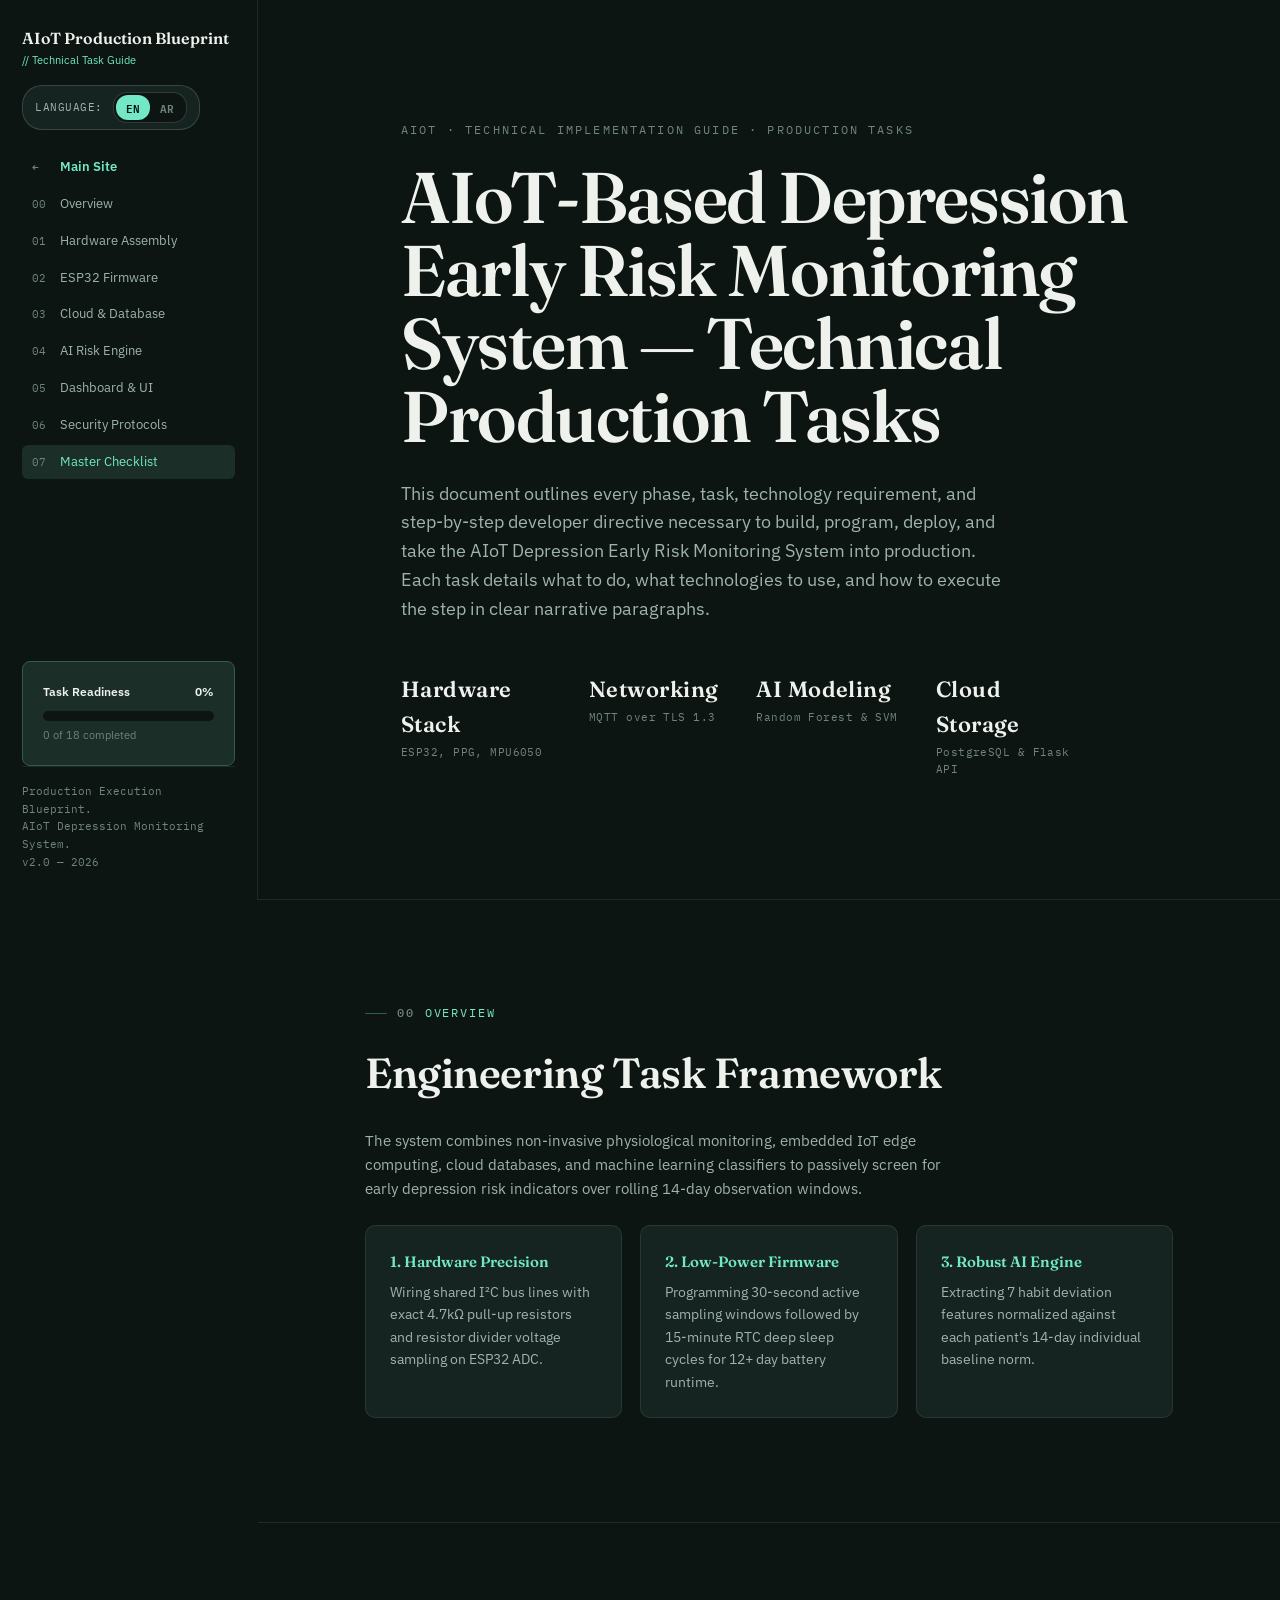
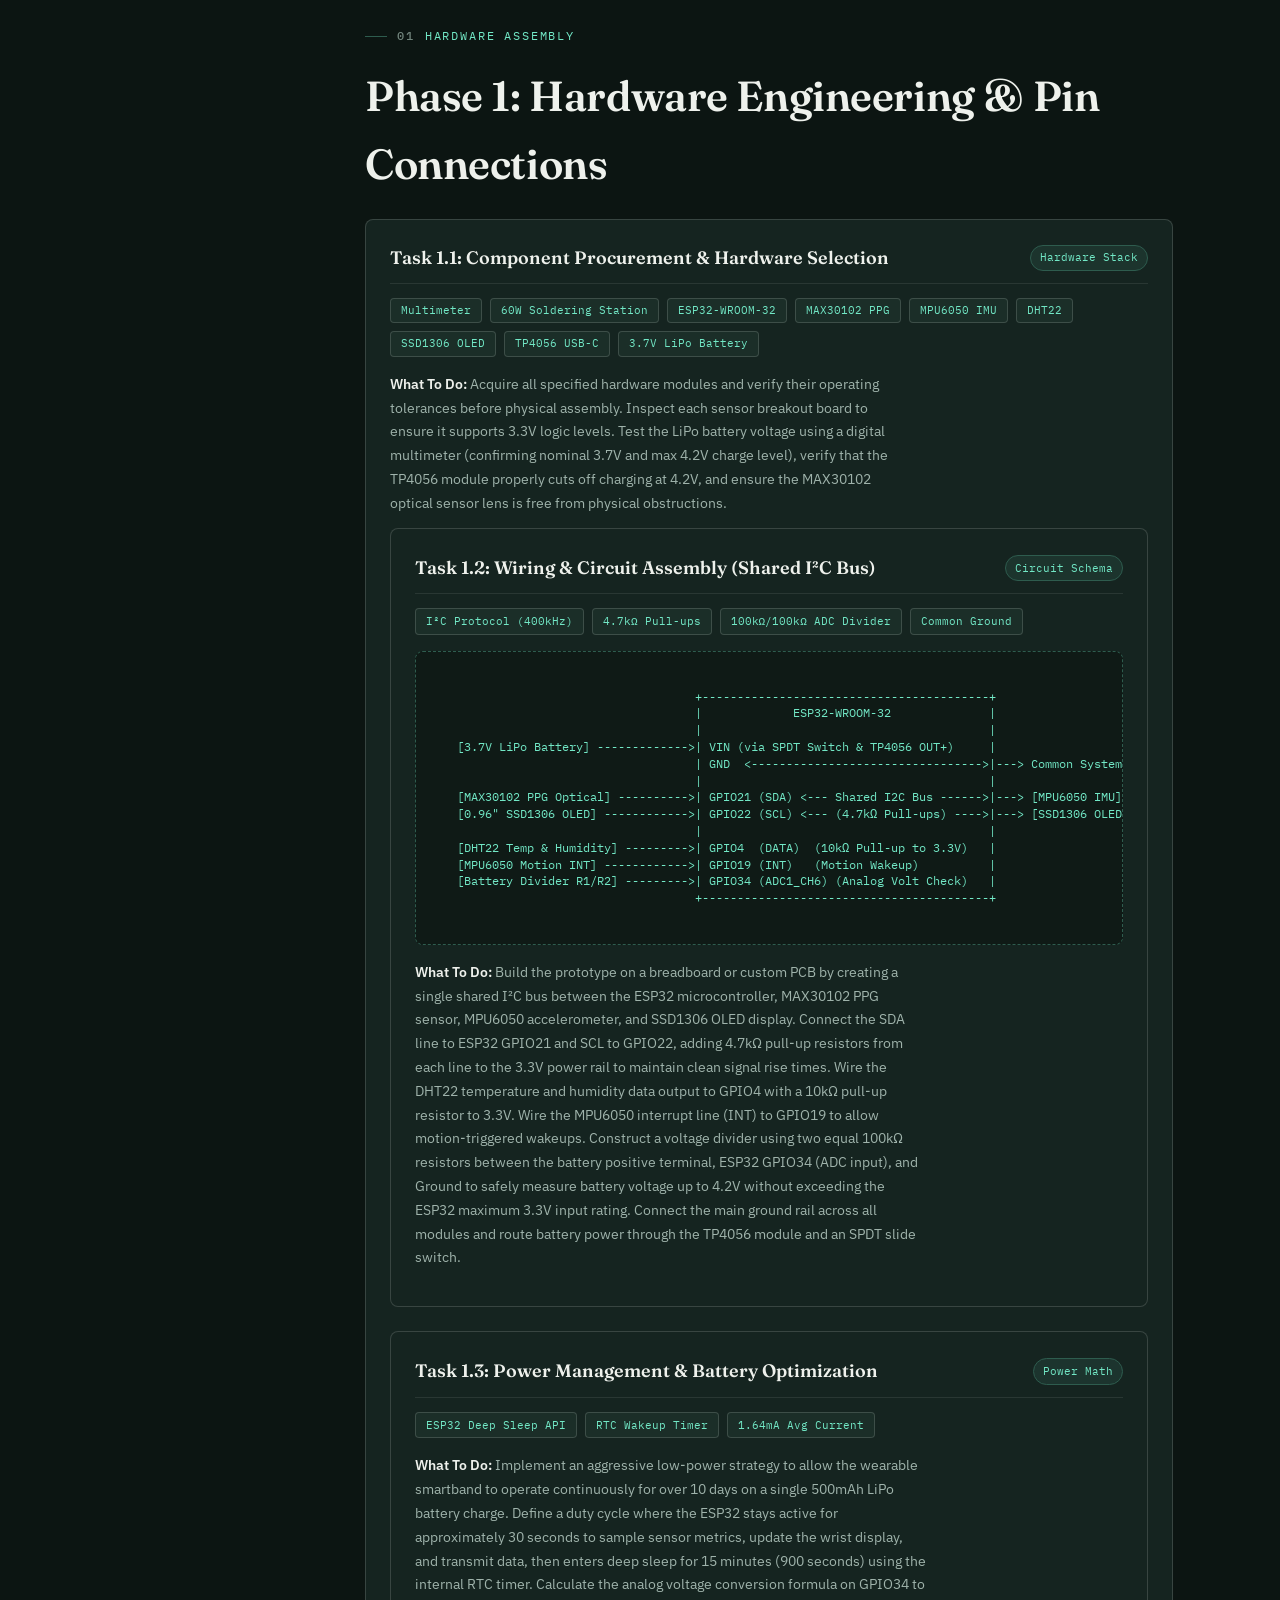
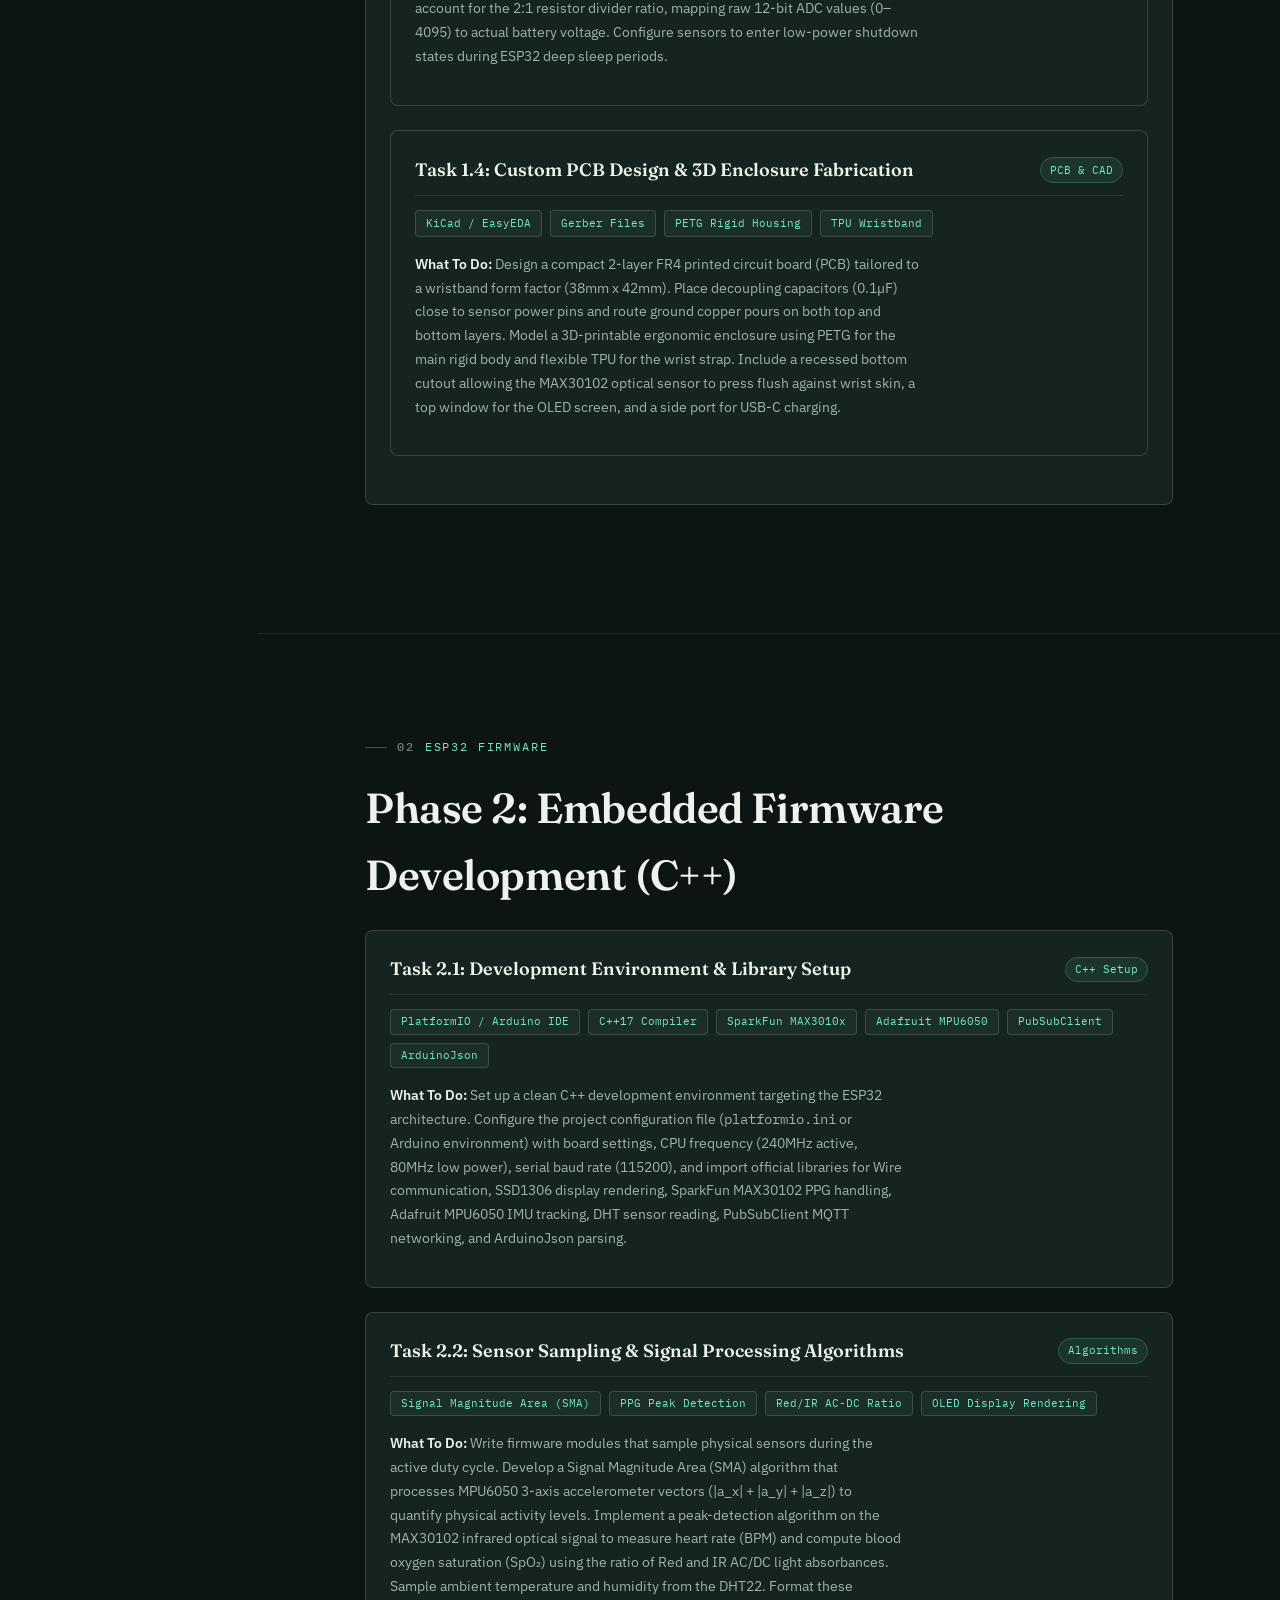
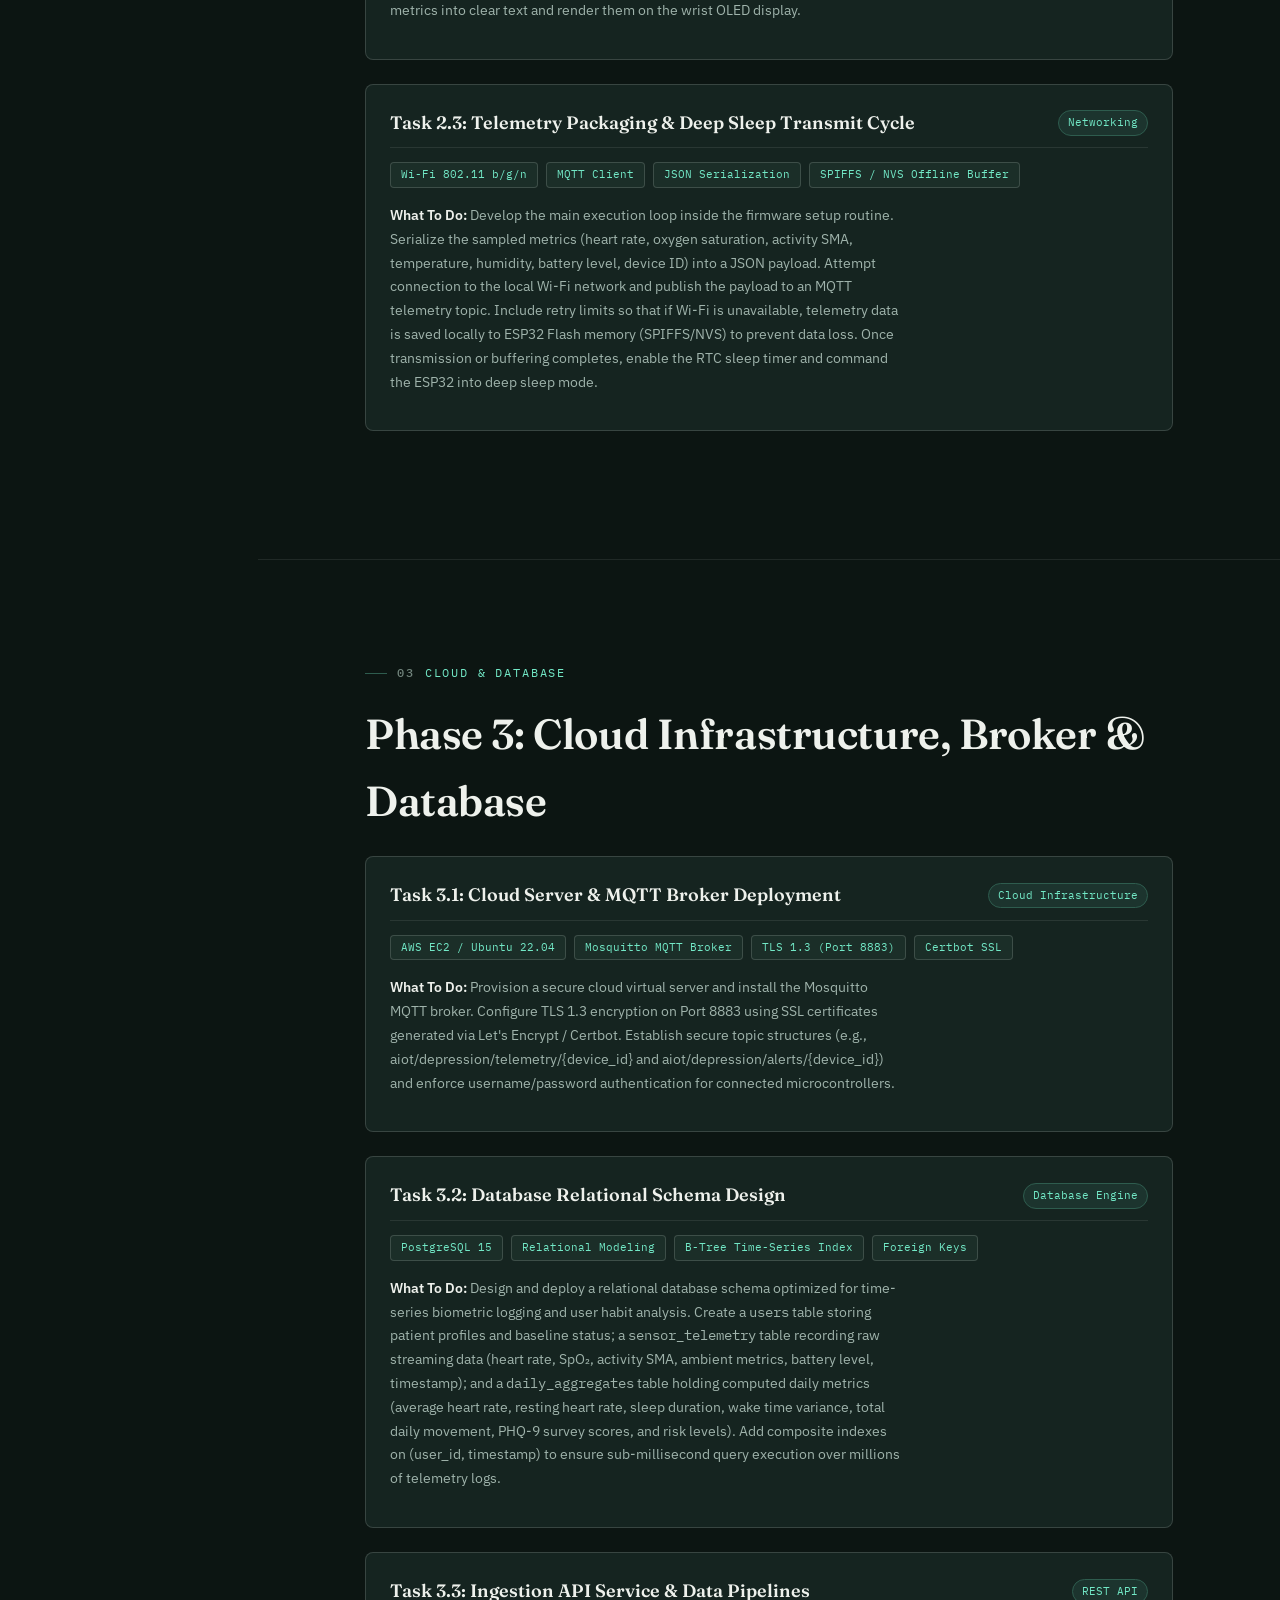
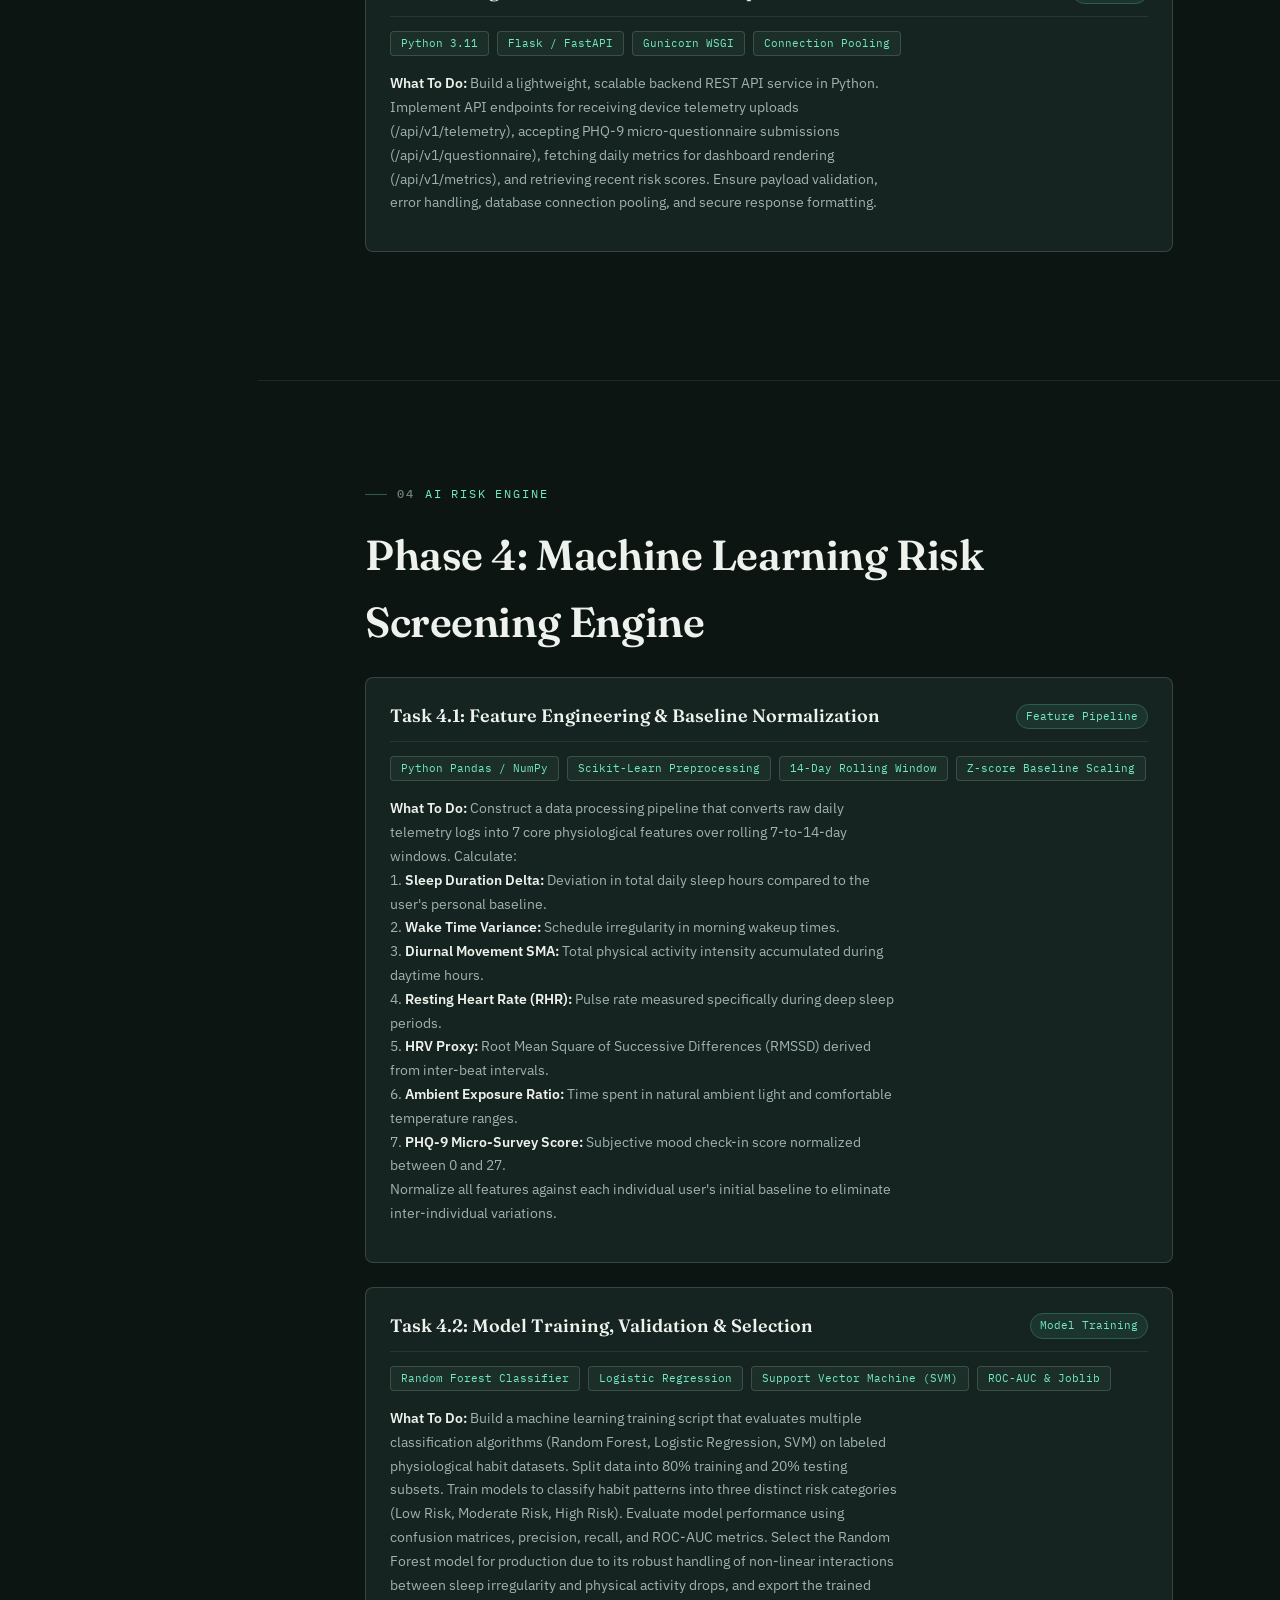
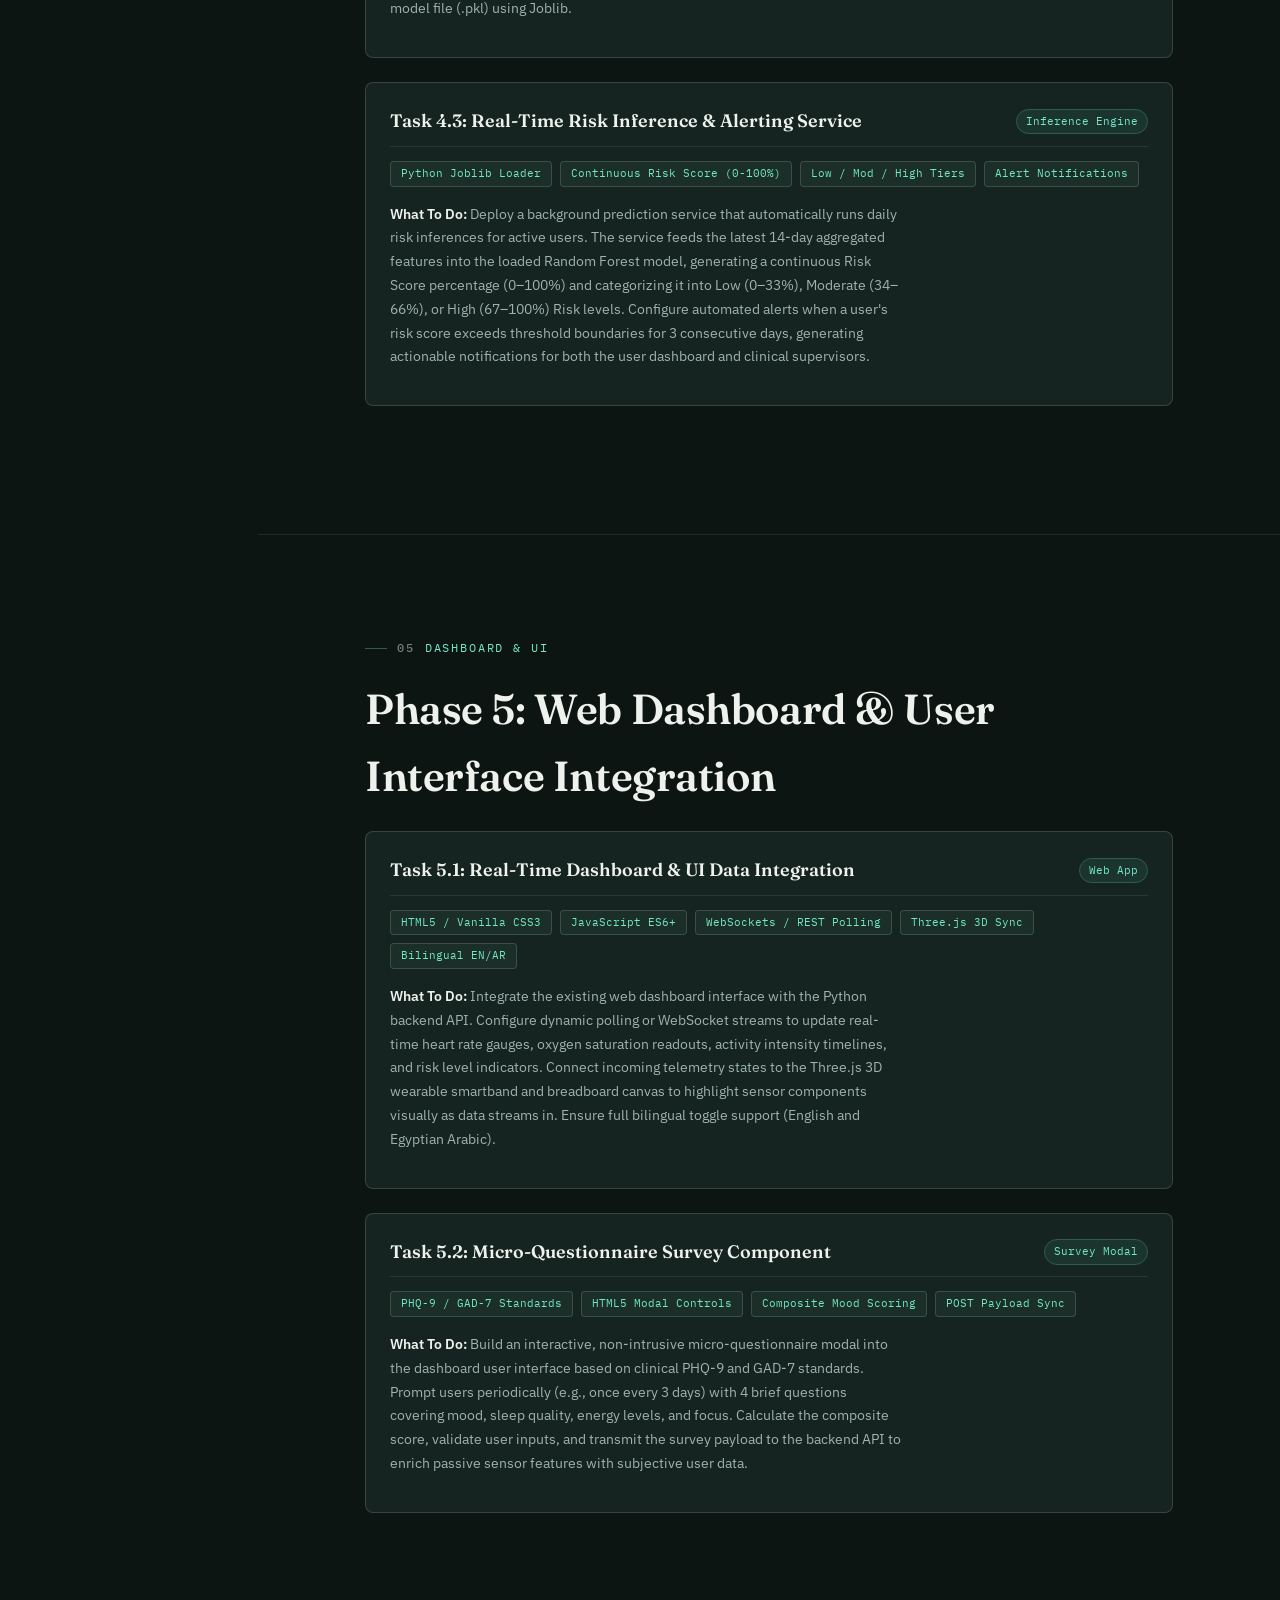
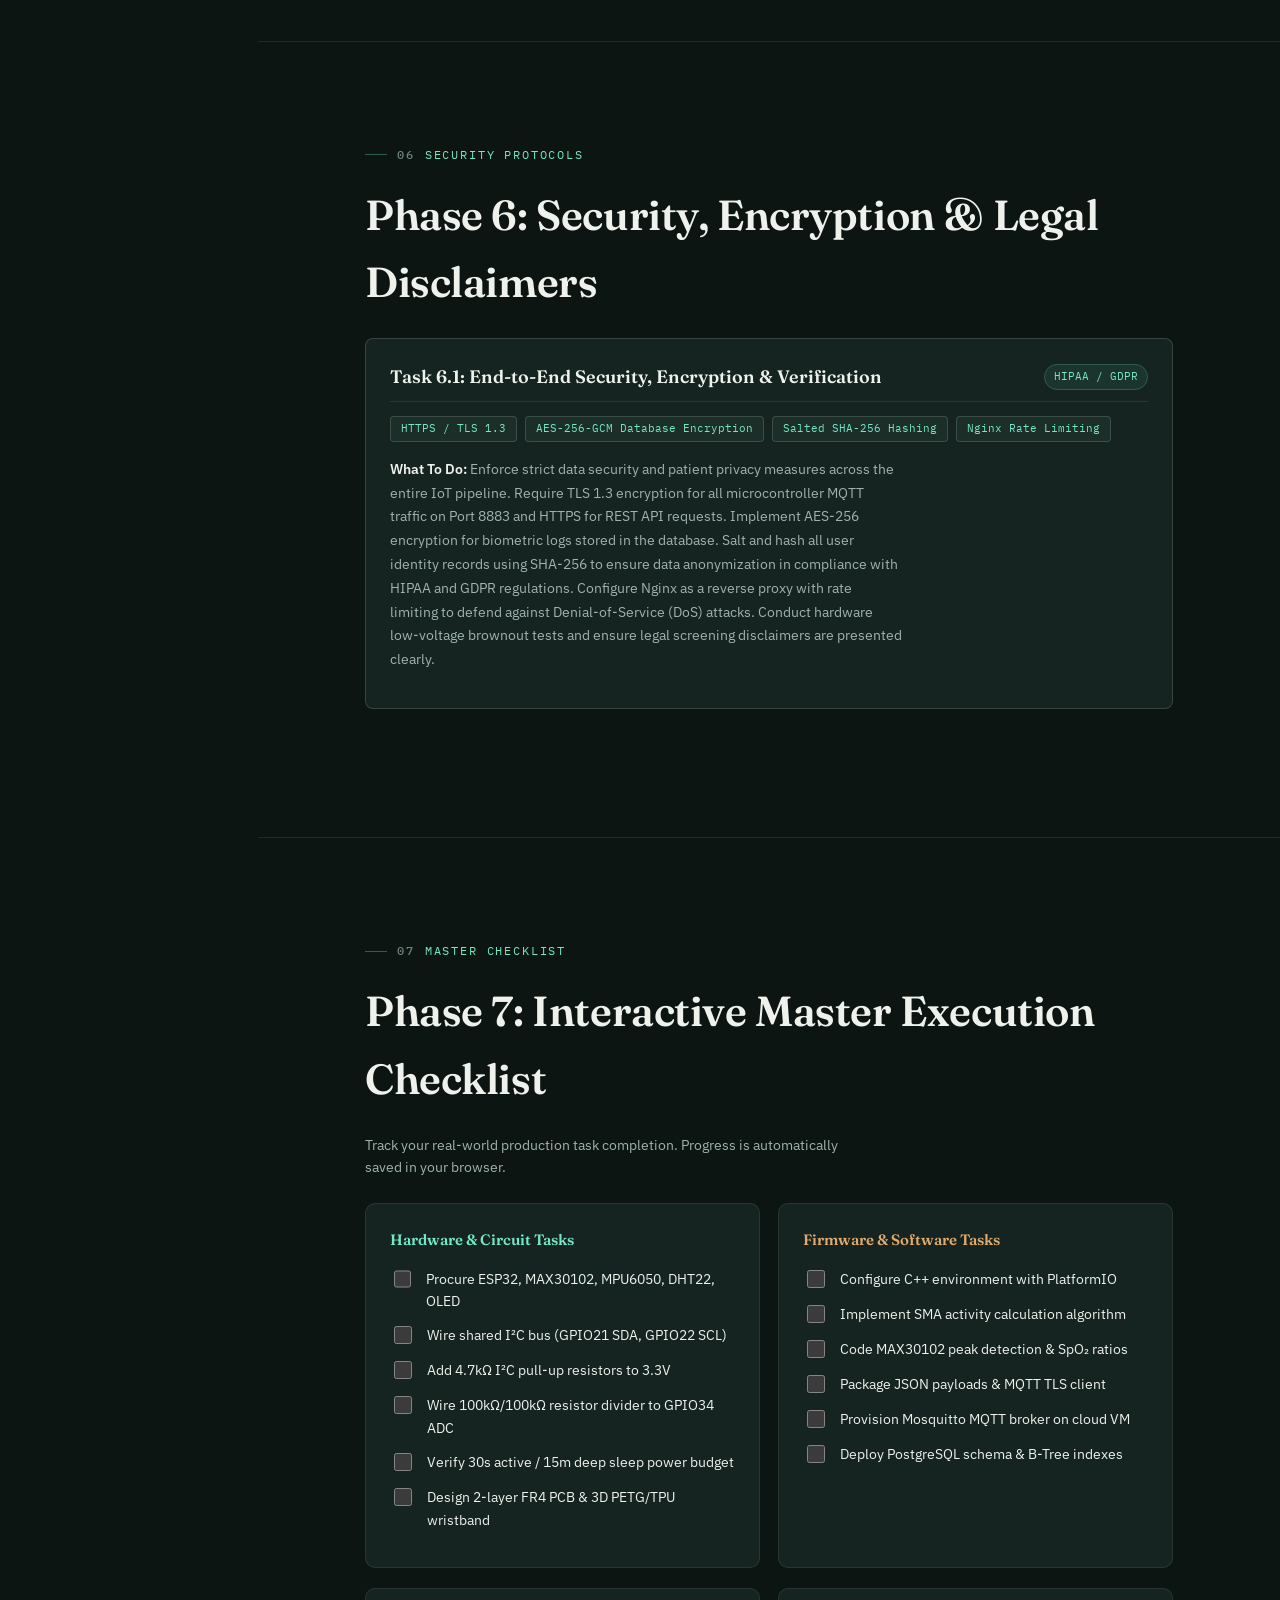
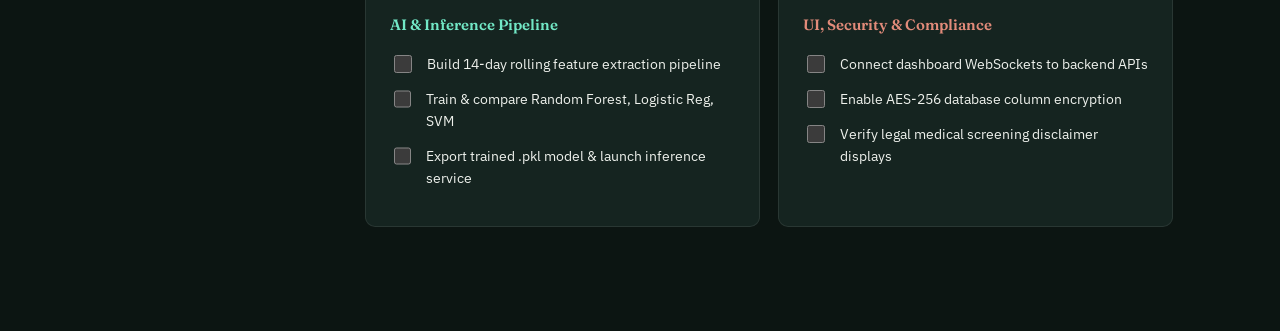
<file: production_tasks.html>
<!DOCTYPE html>
<html lang="en">
<head>
<meta charset="UTF-8">
<meta name="viewport" content="width=device-width, initial-scale=1.0">
<title>AIoT Depression Monitoring System — Production Master Blueprint</title>
<meta name="description" content="Complete production engineering task blueprint and step-by-step implementation guide for the AIoT Depression Early Risk Monitoring System.">
<meta name="color-scheme" content="dark">
<meta name="theme-color" content="#0C1512">
<link rel="icon" href="data:image/svg+xml,%3Csvg xmlns='http://www.w3.org/2000/svg' viewBox='0 0 32 32'%3E%3Crect width='32' height='32' rx='7' fill='%230C1512'/%3E%3Cpath d='M4 18h4l2.5-8 4 16 3-11 2 5h8.5' stroke='%2372E8C6' stroke-width='2.2' fill='none' stroke-linecap='round' stroke-linejoin='round'/%3E%3C/svg%3E">
<link rel="preconnect" href="https://fonts.googleapis.com">
<link href="https://fonts.googleapis.com/css2?family=Fraunces:opsz,wght@9..144,300;9..144,450;9..144,600;9..144,700&family=IBM+Plex+Sans:wght@300;400;500;600;700&family=IBM+Plex+Mono:wght@400;500;600&display=swap" rel="stylesheet">
<link rel="stylesheet" href="style.css">
<script src="script.js" defer></script>

<style>
  /* Custom Extensions Matching Site Aesthetics */
  .tech-badge-container {
    display: flex;
    flex-wrap: wrap;
    gap: 8px;
    margin: 12px 0 16px 0;
  }
  .tech-badge {
    font-family: var(--font-m);
    font-size: 11px;
    padding: 3px 10px;
    border-radius: 4px;
    background: var(--panel-2);
    color: var(--teal);
    border: 1px solid var(--hair-2);
  }
  .circuit-box {
    background: var(--ink-2);
    border: 1px dashed var(--teal-dim);
    border-radius: 8px;
    padding: 20px;
    font-family: var(--font-m);
    font-size: 12px;
    color: var(--teal);
    overflow-x: auto;
    white-space: pre;
    line-height: 1.4;
    margin: 16px 0;
  }
  .task-card {
    background: var(--panel);
    border: 1px solid var(--hair-2);
    border-radius: 8px;
    padding: 24px;
    margin-bottom: 24px;
    transition: border-color 0.2s ease;
  }
  .task-card:hover {
    border-color: var(--teal-dim);
  }
  .task-header-row {
    display: flex;
    justify-content: space-between;
    align-items: center;
    margin-bottom: 14px;
    padding-bottom: 10px;
    border-bottom: 1px solid var(--hair);
  }
  .task-title-text {
    font-family: var(--font-d);
    font-size: 18px;
    font-weight: 600;
    color: var(--hi);
  }
  .paragraph-body {
    font-size: 14px;
    color: var(--lo);
    line-height: 1.7;
  }
  .paragraph-body p {
    margin-bottom: 12px;
  }
  .checklist-item {
    display: flex;
    align-items: flex-start;
    gap: 12px;
    margin-bottom: 12px;
    font-size: 14px;
    color: var(--hi);
    cursor: pointer;
  }
  .checklist-item input[type="checkbox"] {
    width: 18px;
    height: 18px;
    accent-color: var(--teal);
    cursor: pointer;
    margin-top: 2px;
  }
  .progress-summary-card {
    background: var(--panel-2);
    border: 1px solid var(--teal-dim);
    border-radius: 8px;
    padding: 20px;
    margin-top: 20px;
  }
  .progress-bar-bg {
    background: var(--ink);
    height: 10px;
    border-radius: 5px;
    overflow: hidden;
    margin-top: 10px;
  }
  .progress-bar-fill {
    background: var(--teal);
    height: 100%;
    width: 0%;
    transition: width 0.3s ease;
  }
</style>
</head>
<body>

<a class="skip-link" href="#main-content">Skip to content</a>
<div class="backdrop" id="backdrop"></div>
<button class="menu-toggle" id="menuToggle" aria-label="Toggle navigation" aria-expanded="false" aria-controls="sidebar">☰</button>
<button class="back-to-top" id="backToTop" aria-label="Back to top" title="Back to top">↑</button>

<div class="shell">

  <!-- ================= SIDEBAR NAVIGATION ================= -->
  <nav class="sidebar" id="sidebar" aria-label="Section navigation">
    <div class="brand" data-i18n="pt_brand">AIoT Production Blueprint</div>
    <div style="font-size: 11px; color: var(--teal);" data-i18n="pt_brand_sub">// Technical Task Guide</div>
    
    <!-- Language Toggle Switch (EN / AR) -->
    <div class="lang-switch-wrap">
      <span class="lang-switch-label">Language:</span>
      <div class="lang-toggle-btn">
        <span class="lang-btn-opt active" id="langBtnEn">EN</span>
        <span class="lang-btn-opt" id="langBtnAr">AR</span>
      </div>
    </div>
    <ul class="toc">
      <li><a href="index.html" style="color: var(--teal); font-weight: 600;"><span class="idx">←</span><span data-i18n="pt_back_main">Main Site</span></a></li>
      <li><a href="#overview"><span class="idx">00</span><span data-i18n="pt_nav_00">Overview</span></a></li>
      <li><a href="#hardware"><span class="idx">01</span><span data-i18n="pt_nav_01">Hardware Assembly</span></a></li>
      <li><a href="#firmware"><span class="idx">02</span><span data-i18n="pt_nav_02">ESP32 Firmware</span></a></li>
      <li><a href="#backend"><span class="idx">03</span><span data-i18n="pt_nav_03">Cloud &amp; Database</span></a></li>
      <li><a href="#aiml"><span class="idx">04</span><span data-i18n="pt_nav_04">AI Risk Engine</span></a></li>
      <li><a href="#dashboard"><span class="idx">05</span><span data-i18n="pt_nav_05">Dashboard &amp; UI</span></a></li>
      <li><a href="#security"><span class="idx">06</span><span data-i18n="pt_nav_06">Security Protocols</span></a></li>
      <li><a href="#checklist"><span class="idx">07</span><span data-i18n="pt_nav_07">Master Checklist</span></a></li>
    </ul>

    <div class="progress-summary-card">
      <div style="display: flex; justify-content: space-between; font-size: 12px; font-weight: 600; color: var(--hi);">
        <span data-i18n="pt_progress_title">Task Readiness</span>
        <span id="progress-percent-val">0%</span>
      </div>
      <div class="progress-bar-bg">
        <div class="progress-bar-fill" id="progress-bar-fill"></div>
      </div>
      <div style="font-size: 11px; color: var(--lo-2); margin-top: 6px;" id="progress-count-val">
        0 of 18 completed
      </div>
    </div>

    <div class="sidebar-foot">
      Production Execution Blueprint.<br>
      AIoT Depression Monitoring System.<br>
      v2.0 — 2026
    </div>
  </nav>

  <!-- ================= MAIN CONTENT ================= -->
  <main id="main-content">

    <!-- HERO HEADER -->
    <section class="hero" id="top">
      <div class="wrap">
        <div class="hero-kicker" data-i18n="pt_hero_kicker">AIoT · Technical Implementation Guide · Production Tasks</div>
        <h1 data-i18n="pt_hero_title">AIoT-Based Depression Early Risk Monitoring System — Technical Production Tasks</h1>
        <p class="hero-lede" data-i18n="pt_hero_lede">This document outlines every phase, task, technology requirement, and step-by-step developer directive necessary to build, program, deploy, and take the AIoT Depression Early Risk Monitoring System into production. Each task details what to do, what technologies to use, and how to execute the step in clear narrative paragraphs.</p>
        <div class="hero-meta">
          <div class="m"><b>Hardware Stack</b>ESP32, PPG, MPU6050</div>
          <div class="m"><b>Networking</b>MQTT over TLS 1.3</div>
          <div class="m"><b>AI Modeling</b>Random Forest & SVM</div>
          <div class="m"><b>Cloud Storage</b>PostgreSQL & Flask API</div>
        </div>
      </div>
    </section>

    <!-- 00 OVERVIEW -->
    <section id="overview">
      <div class="wrap">
        <div class="eyebrow"><span class="n">00</span><span data-i18n="pt_eyebrow_00">Overview</span></div>
        <h2 data-i18n="pt_h2_00">Engineering Task Framework</h2>
        <p style="color: var(--lo); font-size: 15px; margin-bottom: 24px;" data-i18n="pt_lead_00">The system combines non-invasive physiological monitoring, embedded IoT edge computing, cloud databases, and machine learning classifiers to passively screen for early depression risk indicators over rolling 14-day observation windows.</p>
        
        <div class="grid grid-3">
          <div class="card">
            <h4>1. Hardware Precision</h4>
            <p>Wiring shared I²C bus lines with exact 4.7kΩ pull-up resistors and resistor divider voltage sampling on ESP32 ADC.</p>
          </div>
          <div class="card">
            <h4>2. Low-Power Firmware</h4>
            <p>Programming 30-second active sampling windows followed by 15-minute RTC deep sleep cycles for 12+ day battery runtime.</p>
          </div>
          <div class="card">
            <h4>3. Robust AI Engine</h4>
            <p>Extracting 7 habit deviation features normalized against each patient's 14-day individual baseline norm.</p>
          </div>
        </div>
      </div>
    </section>

    <!-- 01 HARDWARE -->
    <section id="hardware">
      <div class="wrap">
        <div class="eyebrow"><span class="n">01</span><span data-i18n="pt_eyebrow_01">Hardware Assembly</span></div>
        <h2 data-i18n="pt_h2_01">Phase 1: Hardware Engineering &amp; Pin Connections</h2>

        <!-- Task 1.1 -->
        <div class="task-card">
          <div class="task-header-row">
            <div class="task-title-text" data-i18n="pt_t1_1_title">Task 1.1: Component Procurement &amp; Hardware Selection</div>
            <span class="pill pill-green">Hardware Stack</span>
          </div>
          <div class="tech-badge-container">
            <span class="tech-badge">Multimeter</span>
            <span class="tech-badge">60W Soldering Station</span>
            <span class="tech-badge">ESP32-WROOM-32</span>
            <span class="tech-badge">MAX30102 PPG</span>
            <span class="tech-badge">MPU6050 IMU</span>
            <span class="tech-badge">DHT22</span>
            <span class="tech-badge">SSD1306 OLED</span>
            <span class="tech-badge">TP4056 USB-C</span>
            <span class="tech-badge">3.7V LiPo Battery</span>
          </div>
          <div class="paragraph-body">
            <p data-i18n="pt_t1_1_body">
              <strong>What To Do:</strong> Acquire all specified hardware modules and verify their operating tolerances before physical assembly. Inspect each sensor breakout board to ensure it supports 3.3V logic levels. Test the LiPo battery voltage using a digital multimeter (confirming nominal 3.7V and max 4.2V charge level), verify that the TP4056 module properly cuts off charging at 4.2V, and ensure the MAX30102 optical sensor lens is free from physical obstructions.
            </p>
        <!-- Task 1.2 -->
        <div class="task-card">
          <div class="task-header-row">
            <div class="task-title-text" data-i18n="pt_t1_2_title">Task 1.2: Wiring &amp; Circuit Assembly (Shared I²C Bus)</div>
            <span class="pill pill-amber">Circuit Schema</span>
          </div>
          <div class="tech-badge-container">
            <span class="tech-badge">I²C Protocol (400kHz)</span>
            <span class="tech-badge">4.7kΩ Pull-ups</span>
            <span class="tech-badge">100kΩ/100kΩ ADC Divider</span>
            <span class="tech-badge">Common Ground</span>
          </div>

          <div class="circuit-box">
                                     +-----------------------------------------+
                                     |             ESP32-WROOM-32              |
                                     |                                         |
   [3.7V LiPo Battery] ------------->| VIN (via SPDT Switch & TP4056 OUT+)     |
                                     | GND  <--------------------------------->|---> Common System Ground
                                     |                                         |
   [MAX30102 PPG Optical] ---------->| GPIO21 (SDA) <--- Shared I2C Bus ------>|---> [MPU6050 IMU]
   [0.96" SSD1306 OLED] ------------>| GPIO22 (SCL) <--- (4.7kΩ Pull-ups) ---->|---> [SSD1306 OLED]
                                     |                                         |
   [DHT22 Temp & Humidity] --------->| GPIO4  (DATA)  (10kΩ Pull-up to 3.3V)   |
   [MPU6050 Motion INT] ------------>| GPIO19 (INT)   (Motion Wakeup)          |
   [Battery Divider R1/R2] --------->| GPIO34 (ADC1_CH6) (Analog Volt Check)   |
                                     +-----------------------------------------+
          </div>

          <div class="paragraph-body">
            <p data-i18n="pt_t1_2_body">
              <strong>What To Do:</strong> Build the prototype on a breadboard or custom PCB by creating a single shared I²C bus between the ESP32 microcontroller, MAX30102 PPG sensor, MPU6050 accelerometer, and SSD1306 OLED display. Connect the SDA line to ESP32 GPIO21 and SCL to GPIO22, adding 4.7kΩ pull-up resistors from each line to the 3.3V power rail to maintain clean signal rise times. Wire the DHT22 temperature and humidity data output to GPIO4 with a 10kΩ pull-up resistor to 3.3V. Wire the MPU6050 interrupt line (INT) to GPIO19 to allow motion-triggered wakeups. Construct a voltage divider using two equal 100kΩ resistors between the battery positive terminal, ESP32 GPIO34 (ADC input), and Ground to safely measure battery voltage up to 4.2V without exceeding the ESP32 maximum 3.3V input rating. Connect the main ground rail across all modules and route battery power through the TP4056 module and an SPDT slide switch.
            </p>
          </div>
        </div>

        <!-- Task 1.3 -->
        <div class="task-card">
          <div class="task-header-row">
            <div class="task-title-text" data-i18n="pt_t1_3_title">Task 1.3: Power Management &amp; Battery Optimization</div>
            <span class="pill pill-green">Power Math</span>
          </div>
          <div class="tech-badge-container">
            <span class="tech-badge">ESP32 Deep Sleep API</span>
            <span class="tech-badge">RTC Wakeup Timer</span>
            <span class="tech-badge">1.64mA Avg Current</span>
          </div>
          <div class="paragraph-body">
            <p data-i18n="pt_t1_3_body">
              <strong>What To Do:</strong> Implement an aggressive low-power strategy to allow the wearable smartband to operate continuously for over 10 days on a single 500mAh LiPo battery charge. Define a duty cycle where the ESP32 stays active for approximately 30 seconds to sample sensor metrics, update the wrist display, and transmit data, then enters deep sleep for 15 minutes (900 seconds) using the internal RTC timer. Calculate the analog voltage conversion formula on GPIO34 to account for the 2:1 resistor divider ratio, mapping raw 12-bit ADC values (0–4095) to actual battery voltage. Configure sensors to enter low-power shutdown states during ESP32 deep sleep periods.
            </p>
          </div>
        </div>

        <!-- Task 1.4 -->
        <div class="task-card">
          <div class="task-header-row">
            <div class="task-title-text" data-i18n="pt_t1_4_title">Task 1.4: Custom PCB Design &amp; 3D Enclosure Fabrication</div>
            <span class="pill pill-green">PCB &amp; CAD</span>
          </div>
          <div class="tech-badge-container">
            <span class="tech-badge">KiCad / EasyEDA</span>
            <span class="tech-badge">Gerber Files</span>
            <span class="tech-badge">PETG Rigid Housing</span>
            <span class="tech-badge">TPU Wristband</span>
          </div>
          <div class="paragraph-body">
            <p data-i18n="pt_t1_4_body">
              <strong>What To Do:</strong> Design a compact 2-layer FR4 printed circuit board (PCB) tailored to a wristband form factor (38mm x 42mm). Place decoupling capacitors (0.1µF) close to sensor power pins and route ground copper pours on both top and bottom layers. Model a 3D-printable ergonomic enclosure using PETG for the main rigid body and flexible TPU for the wrist strap. Include a recessed bottom cutout allowing the MAX30102 optical sensor to press flush against wrist skin, a top window for the OLED screen, and a side port for USB-C charging.
            </p>
          </div>
        </div>
      </div>
    </section>

    <!-- 02 FIRMWARE -->
    <section id="firmware">
      <div class="wrap">
        <div class="eyebrow"><span class="n">02</span><span data-i18n="pt_eyebrow_02">ESP32 Firmware</span></div>
        <h2 data-i18n="pt_h2_02">Phase 2: Embedded Firmware Development (C++)</h2>

        <!-- Task 2.1 -->
        <div class="task-card">
          <div class="task-header-row">
            <div class="task-title-text" data-i18n="pt_t2_1_title">Task 2.1: Development Environment &amp; Library Setup</div>
            <span class="pill pill-green">C++ Setup</span>
          </div>
          <div class="tech-badge-container">
            <span class="tech-badge">PlatformIO / Arduino IDE</span>
            <span class="tech-badge">C++17 Compiler</span>
            <span class="tech-badge">SparkFun MAX3010x</span>
            <span class="tech-badge">Adafruit MPU6050</span>
            <span class="tech-badge">PubSubClient</span>
            <span class="tech-badge">ArduinoJson</span>
          </div>
          <div class="paragraph-body">
            <p data-i18n="pt_t2_1_body">
              <strong>What To Do:</strong> Set up a clean C++ development environment targeting the ESP32 architecture. Configure the project configuration file (<code>platformio.ini</code> or Arduino environment) with board settings, CPU frequency (240MHz active, 80MHz low power), serial baud rate (115200), and import official libraries for Wire communication, SSD1306 display rendering, SparkFun MAX30102 PPG handling, Adafruit MPU6050 IMU tracking, DHT sensor reading, PubSubClient MQTT networking, and ArduinoJson parsing.
            </p>
          </div>
        </div>

        <!-- Task 2.2 -->
        <div class="task-card">
          <div class="task-header-row">
            <div class="task-title-text" data-i18n="pt_t2_2_title">Task 2.2: Sensor Sampling &amp; Signal Processing Algorithms</div>
            <span class="pill pill-amber">Algorithms</span>
          </div>
          <div class="tech-badge-container">
            <span class="tech-badge">Signal Magnitude Area (SMA)</span>
            <span class="tech-badge">PPG Peak Detection</span>
            <span class="tech-badge">Red/IR AC-DC Ratio</span>
            <span class="tech-badge">OLED Display Rendering</span>
          </div>
          <div class="paragraph-body">
            <p data-i18n="pt_t2_2_body">
              <strong>What To Do:</strong> Write firmware modules that sample physical sensors during the active duty cycle. Develop a Signal Magnitude Area (SMA) algorithm that processes MPU6050 3-axis accelerometer vectors (|a_x| + |a_y| + |a_z|) to quantify physical activity levels. Implement a peak-detection algorithm on the MAX30102 infrared optical signal to measure heart rate (BPM) and compute blood oxygen saturation (SpO₂) using the ratio of Red and IR AC/DC light absorbances. Sample ambient temperature and humidity from the DHT22. Format these metrics into clear text and render them on the wrist OLED display.
            </p>
          </div>
        </div>

        <!-- Task 2.3 -->
        <div class="task-card">
          <div class="task-header-row">
            <div class="task-title-text" data-i18n="pt_t2_3_title">Task 2.3: Telemetry Packaging &amp; Deep Sleep Transmit Cycle</div>
            <span class="pill pill-green">Networking</span>
          </div>
          <div class="tech-badge-container">
            <span class="tech-badge">Wi-Fi 802.11 b/g/n</span>
            <span class="tech-badge">MQTT Client</span>
            <span class="tech-badge">JSON Serialization</span>
            <span class="tech-badge">SPIFFS / NVS Offline Buffer</span>
          </div>
          <div class="paragraph-body">
            <p data-i18n="pt_t2_3_body">
              <strong>What To Do:</strong> Develop the main execution loop inside the firmware setup routine. Serialize the sampled metrics (heart rate, oxygen saturation, activity SMA, temperature, humidity, battery level, device ID) into a JSON payload. Attempt connection to the local Wi-Fi network and publish the payload to an MQTT telemetry topic. Include retry limits so that if Wi-Fi is unavailable, telemetry data is saved locally to ESP32 Flash memory (SPIFFS/NVS) to prevent data loss. Once transmission or buffering completes, enable the RTC sleep timer and command the ESP32 into deep sleep mode.
            </p>
          </div>
        </div>
      </div>
    </section>

    <!-- 03 BACKEND -->
    <section id="backend">
      <div class="wrap">
        <div class="eyebrow"><span class="n">03</span><span data-i18n="pt_eyebrow_03">Cloud &amp; Database</span></div>
        <h2 data-i18n="pt_h2_03">Phase 3: Cloud Infrastructure, Broker &amp; Database</h2>

        <!-- Task 3.1 -->
        <div class="task-card">
          <div class="task-header-row">
            <div class="task-title-text" data-i18n="pt_t3_1_title">Task 3.1: Cloud Server &amp; MQTT Broker Deployment</div>
            <span class="pill pill-green">Cloud Infrastructure</span>
          </div>
          <div class="tech-badge-container">
            <span class="tech-badge">AWS EC2 / Ubuntu 22.04</span>
            <span class="tech-badge">Mosquitto MQTT Broker</span>
            <span class="tech-badge">TLS 1.3 (Port 8883)</span>
            <span class="tech-badge">Certbot SSL</span>
          </div>
          <div class="paragraph-body">
            <p data-i18n="pt_t3_1_body">
              <strong>What To Do:</strong> Provision a secure cloud virtual server and install the Mosquitto MQTT broker. Configure TLS 1.3 encryption on Port 8883 using SSL certificates generated via Let's Encrypt / Certbot. Establish secure topic structures (e.g., aiot/depression/telemetry/{device_id} and aiot/depression/alerts/{device_id}) and enforce username/password authentication for connected microcontrollers.
            </p>
          </div>
        </div>

        <!-- Task 3.2 -->
        <div class="task-card">
          <div class="task-header-row">
            <div class="task-title-text" data-i18n="pt_t3_2_title">Task 3.2: Database Relational Schema Design</div>
            <span class="pill pill-green">Database Engine</span>
          </div>
          <div class="tech-badge-container">
            <span class="tech-badge">PostgreSQL 15</span>
            <span class="tech-badge">Relational Modeling</span>
            <span class="tech-badge">B-Tree Time-Series Index</span>
            <span class="tech-badge">Foreign Keys</span>
          </div>
          <div class="paragraph-body">
            <p data-i18n="pt_t3_2_body">
              <strong>What To Do:</strong> Design and deploy a relational database schema optimized for time-series biometric logging and user habit analysis. Create a <code>users</code> table storing patient profiles and baseline status; a <code>sensor_telemetry</code> table recording raw streaming data (heart rate, SpO₂, activity SMA, ambient metrics, battery level, timestamp); and a <code>daily_aggregates</code> table holding computed daily metrics (average heart rate, resting heart rate, sleep duration, wake time variance, total daily movement, PHQ-9 survey scores, and risk levels). Add composite indexes on (user_id, timestamp) to ensure sub-millisecond query execution over millions of telemetry logs.
            </p>
          </div>
        </div>

        <!-- Task 3.3 -->
        <div class="task-card">
          <div class="task-header-row">
            <div class="task-title-text" data-i18n="pt_t3_3_title">Task 3.3: Ingestion API Service &amp; Data Pipelines</div>
            <span class="pill pill-amber">REST API</span>
          </div>
          <div class="tech-badge-container">
            <span class="tech-badge">Python 3.11</span>
            <span class="tech-badge">Flask / FastAPI</span>
            <span class="tech-badge">Gunicorn WSGI</span>
            <span class="tech-badge">Connection Pooling</span>
          </div>
          <div class="paragraph-body">
            <p data-i18n="pt_t3_3_body">
              <strong>What To Do:</strong> Build a lightweight, scalable backend REST API service in Python. Implement API endpoints for receiving device telemetry uploads (/api/v1/telemetry), accepting PHQ-9 micro-questionnaire submissions (/api/v1/questionnaire), fetching daily metrics for dashboard rendering (/api/v1/metrics), and retrieving recent risk scores. Ensure payload validation, error handling, database connection pooling, and secure response formatting.
            </p>
          </div>
        </div>
      </div>
    </section>

    <!-- 04 AIML -->
    <section id="aiml">
      <div class="wrap">
        <div class="eyebrow"><span class="n">04</span><span data-i18n="pt_eyebrow_04">AI Risk Engine</span></div>
        <h2 data-i18n="pt_h2_04">Phase 4: Machine Learning Risk Screening Engine</h2>

        <!-- Task 4.1 -->
        <div class="task-card">
          <div class="task-header-row">
            <div class="task-title-text" data-i18n="pt_t4_1_title">Task 4.1: Feature Engineering &amp; Baseline Normalization</div>
            <span class="pill pill-green">Feature Pipeline</span>
          </div>
          <div class="tech-badge-container">
            <span class="tech-badge">Python Pandas / NumPy</span>
            <span class="tech-badge">Scikit-Learn Preprocessing</span>
            <span class="tech-badge">14-Day Rolling Window</span>
            <span class="tech-badge">Z-score Baseline Scaling</span>
          </div>
          <div class="paragraph-body">
            <p data-i18n="pt_t4_1_body">
              <strong>What To Do:</strong> Construct a data processing pipeline that converts raw daily telemetry logs into 7 core physiological features over rolling 7-to-14-day windows. Calculate:
              <br>1. <strong>Sleep Duration Delta:</strong> Deviation in total daily sleep hours compared to the user's personal baseline.
              <br>2. <strong>Wake Time Variance:</strong> Schedule irregularity in morning wakeup times.
              <br>3. <strong>Diurnal Movement SMA:</strong> Total physical activity intensity accumulated during daytime hours.
              <br>4. <strong>Resting Heart Rate (RHR):</strong> Pulse rate measured specifically during deep sleep periods.
              <br>5. <strong>HRV Proxy:</strong> Root Mean Square of Successive Differences (RMSSD) derived from inter-beat intervals.
              <br>6. <strong>Ambient Exposure Ratio:</strong> Time spent in natural ambient light and comfortable temperature ranges.
              <br>7. <strong>PHQ-9 Micro-Survey Score:</strong> Subjective mood check-in score normalized between 0 and 27.
              <br>Normalize all features against each individual user's initial baseline to eliminate inter-individual variations.
            </p>
          </div>
        </div>

        <!-- Task 4.2 -->
        <div class="task-card">
          <div class="task-header-row">
            <div class="task-title-text" data-i18n="pt_t4_2_title">Task 4.2: Model Training, Validation &amp; Selection</div>
            <span class="pill pill-amber">Model Training</span>
          </div>
          <div class="tech-badge-container">
            <span class="tech-badge">Random Forest Classifier</span>
            <span class="tech-badge">Logistic Regression</span>
            <span class="tech-badge">Support Vector Machine (SVM)</span>
            <span class="tech-badge">ROC-AUC &amp; Joblib</span>
          </div>
          <div class="paragraph-body">
            <p data-i18n="pt_t4_2_body">
              <strong>What To Do:</strong> Build a machine learning training script that evaluates multiple classification algorithms (Random Forest, Logistic Regression, SVM) on labeled physiological habit datasets. Split data into 80% training and 20% testing subsets. Train models to classify habit patterns into three distinct risk categories (Low Risk, Moderate Risk, High Risk). Evaluate model performance using confusion matrices, precision, recall, and ROC-AUC metrics. Select the Random Forest model for production due to its robust handling of non-linear interactions between sleep irregularity and physical activity drops, and export the trained model file (.pkl) using Joblib.
            </p>
          </div>
        </div>

        <!-- Task 4.3 -->
        <div class="task-card">
          <div class="task-header-row">
            <div class="task-title-text" data-i18n="pt_t4_3_title">Task 4.3: Real-Time Risk Inference &amp; Alerting Service</div>
            <span class="pill pill-green">Inference Engine</span>
          </div>
          <div class="tech-badge-container">
            <span class="tech-badge">Python Joblib Loader</span>
            <span class="tech-badge">Continuous Risk Score (0-100%)</span>
            <span class="tech-badge">Low / Mod / High Tiers</span>
            <span class="tech-badge">Alert Notifications</span>
          </div>
          <div class="paragraph-body">
            <p data-i18n="pt_t4_3_body">
              <strong>What To Do:</strong> Deploy a background prediction service that automatically runs daily risk inferences for active users. The service feeds the latest 14-day aggregated features into the loaded Random Forest model, generating a continuous Risk Score percentage (0–100%) and categorizing it into Low (0–33%), Moderate (34–66%), or High (67–100%) Risk levels. Configure automated alerts when a user's risk score exceeds threshold boundaries for 3 consecutive days, generating actionable notifications for both the user dashboard and clinical supervisors.
            </p>
          </div>
        </div>
      </div>
    </section>

    <!-- 05 DASHBOARD -->
    <section id="dashboard">
      <div class="wrap">
        <div class="eyebrow"><span class="n">05</span><span data-i18n="pt_eyebrow_05">Dashboard &amp; UI</span></div>
        <h2 data-i18n="pt_h2_05">Phase 5: Web Dashboard &amp; User Interface Integration</h2>

        <!-- Task 5.1 -->
        <div class="task-card">
          <div class="task-header-row">
            <div class="task-title-text" data-i18n="pt_t5_1_title">Task 5.1: Real-Time Dashboard &amp; UI Data Integration</div>
            <span class="pill pill-green">Web App</span>
          </div>
          <div class="tech-badge-container">
            <span class="tech-badge">HTML5 / Vanilla CSS3</span>
            <span class="tech-badge">JavaScript ES6+</span>
            <span class="tech-badge">WebSockets / REST Polling</span>
            <span class="tech-badge">Three.js 3D Sync</span>
            <span class="tech-badge">Bilingual EN/AR</span>
          </div>
          <div class="paragraph-body">
            <p data-i18n="pt_t5_1_body">
              <strong>What To Do:</strong> Integrate the existing web dashboard interface with the Python backend API. Configure dynamic polling or WebSocket streams to update real-time heart rate gauges, oxygen saturation readouts, activity intensity timelines, and risk level indicators. Connect incoming telemetry states to the Three.js 3D wearable smartband and breadboard canvas to highlight sensor components visually as data streams in. Ensure full bilingual toggle support (English and Egyptian Arabic).
            </p>
          </div>
        </div>

        <!-- Task 5.2 -->
        <div class="task-card">
          <div class="task-header-row">
            <div class="task-title-text" data-i18n="pt_t5_2_title">Task 5.2: Micro-Questionnaire Survey Component</div>
            <span class="pill pill-amber">Survey Modal</span>
          </div>
          <div class="tech-badge-container">
            <span class="tech-badge">PHQ-9 / GAD-7 Standards</span>
            <span class="tech-badge">HTML5 Modal Controls</span>
            <span class="tech-badge">Composite Mood Scoring</span>
            <span class="tech-badge">POST Payload Sync</span>
          </div>
          <div class="paragraph-body">
            <p data-i18n="pt_t5_2_body">
              <strong>What To Do:</strong> Build an interactive, non-intrusive micro-questionnaire modal into the dashboard user interface based on clinical PHQ-9 and GAD-7 standards. Prompt users periodically (e.g., once every 3 days) with 4 brief questions covering mood, sleep quality, energy levels, and focus. Calculate the composite score, validate user inputs, and transmit the survey payload to the backend API to enrich passive sensor features with subjective user data.
            </p>
          </div>
        </div>
      </div>
    </section>

    <!-- 06 SECURITY -->
    <section id="security">
      <div class="wrap">
        <div class="eyebrow"><span class="n">06</span><span data-i18n="pt_eyebrow_06">Security Protocols</span></div>
        <h2 data-i18n="pt_h2_06">Phase 6: Security, Encryption &amp; Legal Disclaimers</h2>

        <div class="task-card">
          <div class="task-header-row">
            <div class="task-title-text" data-i18n="pt_t6_1_title">Task 6.1: End-to-End Security, Encryption &amp; Verification</div>
            <span class="pill pill-red">HIPAA / GDPR</span>
          </div>
          <div class="tech-badge-container">
            <span class="tech-badge">HTTPS / TLS 1.3</span>
            <span class="tech-badge">AES-256-GCM Database Encryption</span>
            <span class="tech-badge">Salted SHA-256 Hashing</span>
            <span class="tech-badge">Nginx Rate Limiting</span>
          </div>
          <div class="paragraph-body">
            <p data-i18n="pt_t6_1_body">
              <strong>What To Do:</strong> Enforce strict data security and patient privacy measures across the entire IoT pipeline. Require TLS 1.3 encryption for all microcontroller MQTT traffic on Port 8883 and HTTPS for REST API requests. Implement AES-256 encryption for biometric logs stored in the database. Salt and hash all user identity records using SHA-256 to ensure data anonymization in compliance with HIPAA and GDPR regulations. Configure Nginx as a reverse proxy with rate limiting to defend against Denial-of-Service (DoS) attacks. Conduct hardware low-voltage brownout tests and ensure legal screening disclaimers are presented clearly.
            </p>
          </div>
        </div>
      </div>
    </section>

    <!-- 07 CHECKLIST -->
    <section id="checklist">
      <div class="wrap">
        <div class="eyebrow"><span class="n">07</span><span data-i18n="pt_eyebrow_07">Master Checklist</span></div>
        <h2 data-i18n="pt_h2_07">Phase 7: Interactive Master Execution Checklist</h2>
        <p style="color: var(--lo); font-size: 14px; margin-bottom: 24px;">Track your real-world production task completion. Progress is automatically saved in your browser.</p>

        <div class="grid grid-2">
          <div class="card">
            <h4 style="color: var(--teal); margin-bottom: 16px;">Hardware &amp; Circuit Tasks</h4>
            <label class="checklist-item"><input type="checkbox" class="task-chk" data-chk="chk-1"> Procure ESP32, MAX30102, MPU6050, DHT22, OLED</label>
            <label class="checklist-item"><input type="checkbox" class="task-chk" data-chk="chk-2"> Wire shared I²C bus (GPIO21 SDA, GPIO22 SCL)</label>
            <label class="checklist-item"><input type="checkbox" class="task-chk" data-chk="chk-3"> Add 4.7kΩ I²C pull-up resistors to 3.3V</label>
            <label class="checklist-item"><input type="checkbox" class="task-chk" data-chk="chk-4"> Wire 100kΩ/100kΩ resistor divider to GPIO34 ADC</label>
            <label class="checklist-item"><input type="checkbox" class="task-chk" data-chk="chk-5"> Verify 30s active / 15m deep sleep power budget</label>
            <label class="checklist-item"><input type="checkbox" class="task-chk" data-chk="chk-6"> Design 2-layer FR4 PCB &amp; 3D PETG/TPU wristband</label>
          </div>

          <div class="card">
            <h4 style="color: var(--amber); margin-bottom: 16px;">Firmware &amp; Software Tasks</h4>
            <label class="checklist-item"><input type="checkbox" class="task-chk" data-chk="chk-7"> Configure C++ environment with PlatformIO</label>
            <label class="checklist-item"><input type="checkbox" class="task-chk" data-chk="chk-8"> Implement SMA activity calculation algorithm</label>
            <label class="checklist-item"><input type="checkbox" class="task-chk" data-chk="chk-9"> Code MAX30102 peak detection &amp; SpO₂ ratios</label>
            <label class="checklist-item"><input type="checkbox" class="task-chk" data-chk="chk-10"> Package JSON payloads &amp; MQTT TLS client</label>
            <label class="checklist-item"><input type="checkbox" class="task-chk" data-chk="chk-11"> Provision Mosquitto MQTT broker on cloud VM</label>
            <label class="checklist-item"><input type="checkbox" class="task-chk" data-chk="chk-12"> Deploy PostgreSQL schema &amp; B-Tree indexes</label>
          </div>
        </div>

        <div class="grid grid-2" style="margin-top: 20px;">
          <div class="card">
            <h4 style="color: var(--teal); margin-bottom: 16px;">AI &amp; Inference Pipeline</h4>
            <label class="checklist-item"><input type="checkbox" class="task-chk" data-chk="chk-13"> Build 14-day rolling feature extraction pipeline</label>
            <label class="checklist-item"><input type="checkbox" class="task-chk" data-chk="chk-14"> Train &amp; compare Random Forest, Logistic Reg, SVM</label>
            <label class="checklist-item"><input type="checkbox" class="task-chk" data-chk="chk-15"> Export trained .pkl model &amp; launch inference service</label>
          </div>

          <div class="card">
            <h4 style="color: var(--red); margin-bottom: 16px;">UI, Security &amp; Compliance</h4>
            <label class="checklist-item"><input type="checkbox" class="task-chk" data-chk="chk-16"> Connect dashboard WebSockets to backend APIs</label>
            <label class="checklist-item"><input type="checkbox" class="task-chk" data-chk="chk-17"> Enable AES-256 database column encryption</label>
            <label class="checklist-item"><input type="checkbox" class="task-chk" data-chk="chk-18"> Verify legal medical screening disclaimer displays</label>
          </div>
        </div>
      </div>
    </section>

  </main>
</div>

<!-- Progress Synchronization Script -->
<script>
  document.addEventListener('DOMContentLoaded', () => {
    const checkboxes = document.querySelectorAll('.task-chk');
    const fillBar = document.getElementById('progress-bar-fill');
    const percentText = document.getElementById('progress-percent-val');
    const countText = document.getElementById('progress-count-val');

    checkboxes.forEach(chk => {
      const key = 'aiot_task_' + chk.getAttribute('data-chk');
      if (localStorage.getItem(key) === 'true') {
        chk.checked = true;
      }
      chk.addEventListener('change', updateChecklistProgress);
    });

    function updateChecklistProgress() {
      const total = checkboxes.length;
      let checked = 0;

      checkboxes.forEach(chk => {
        const key = 'aiot_task_' + chk.getAttribute('data-chk');
        localStorage.setItem(key, chk.checked);
        if (chk.checked) checked++;
      });

      const pct = Math.round((checked / total) * 100);
      if (fillBar) fillBar.style.width = pct + '%';
      if (percentText) percentText.textContent = pct + '%';
      if (countText) countText.textContent = `${checked} of ${total} completed`;
    }

    updateChecklistProgress();
  });
</script>
</body>
</html>
</file>
<file: style.css>
:root {
  --ink: #0C1512;
  --ink-2: #0F1A16;
  --panel: #152420;
  --panel-2: #1B2E28;
  --hair: rgba(237, 239, 236, 0.09);
  --hair-2: rgba(237, 239, 236, 0.16);
  --hi: #EEF1EC;
  --lo: #9FB3AB;
  --lo-2: #71847C;
  --teal: #72E8C6;
  --teal-dim: #2E5C4E;
  --amber: #E0AA6C;
  --amber-dim: #5C4A2E;
  --red: #E28B7A;
  --font-d: 'Fraunces', serif;
  --font-b: 'IBM Plex Sans', sans-serif;
  --font-m: 'IBM Plex Mono', monospace;
  --side-w: 258px;
}

* {
  box-sizing: border-box;
}

html {
  scroll-behavior: smooth;
}

body {
  margin: 0;
  background: var(--ink);
  color: var(--hi);
  font-family: var(--font-b);
  line-height: 1.6;
  -webkit-font-smoothing: antialiased;
}

/* Custom Scrollbar */
::-webkit-scrollbar {
  width: 8px;
  height: 8px;
}
::-webkit-scrollbar-track {
  background: var(--ink);
}
::-webkit-scrollbar-thumb {
  background: var(--panel-2);
  border-radius: 4px;
}
::-webkit-scrollbar-thumb:hover {
  background: var(--teal-dim);
}

::selection {
  background: var(--teal);
  color: #08120F;
}

a {
  color: var(--teal);
  text-decoration: none;
  transition: color 0.15s ease;
}

a:hover {
  text-decoration: underline;
}

.eyebrow {
  font-family: var(--font-m);
  font-size: 11.5px;
  letter-spacing: 0.16em;
  text-transform: uppercase;
  color: var(--teal);
  display: flex;
  align-items: center;
  gap: 10px;
  margin-bottom: 18px;
}

.eyebrow::before {
  content: "";
  width: 22px;
  height: 1px;
  background: var(--teal-dim);
}

.eyebrow .n {
  color: var(--lo-2);
  font-weight: 500;
}

h1, h2, h3, h4 {
  font-family: var(--font-d);
  font-weight: 600;
  color: var(--hi);
  margin: 0 0 0.5em;
}

h2 {
  font-size: clamp(28px, 3.4vw, 42px);
  letter-spacing: -0.01em;
  font-weight: 600;
}

h3 {
  font-size: 20px;
  font-weight: 600;
  color: var(--hi);
}

h4 {
  font-size: 15px;
  font-weight: 600;
  color: var(--teal);
}

p {
  color: var(--lo);
  margin: 0 0 1em;
  max-width: 64ch;
}

strong {
  color: var(--hi);
  font-weight: 600;
}

code, .mono {
  font-family: var(--font-m);
}

/* ---------- layout shell ---------- */
.shell {
  display: flex;
  min-height: 100vh;
}

.sidebar {
  width: var(--side-w);
  flex-shrink: 0;
  position: fixed;
  top: 0;
  left: 0;
  bottom: 0;
  border-right: 1px solid var(--hair);
  padding: 28px 22px;
  display: flex;
  flex-direction: column;
  z-index: 50;
  background: var(--ink);
}

.brand {
  font-family: var(--font-d);
  font-size: 16px;
  font-weight: 600;
  color: var(--hi);
  margin-bottom: 4px;
  line-height: 1.25;
}

.brand span {
  color: var(--teal);
}

.brand-sub {
  font-family: var(--font-m);
  font-size: 10.5px;
  color: var(--lo-2);
  letter-spacing: 0.08em;
  text-transform: uppercase;
  margin-bottom: 26px;
}

.toc {
  list-style: none;
  margin: 0;
  padding: 0;
  flex: 1;
  overflow-y: auto;
}

.toc li {
  margin-bottom: 2px;
}

.toc a {
  display: flex;
  gap: 10px;
  align-items: baseline;
  font-size: 13px;
  color: var(--lo);
  padding: 7px 10px;
  border-radius: 6px;
  text-decoration: none;
  transition: background 0.15s, color 0.15s;
}

.toc a:hover {
  background: var(--panel);
  color: var(--hi);
}

.toc a.active {
  background: var(--panel-2);
  color: var(--teal);
}

.toc .idx {
  font-family: var(--font-m);
  font-size: 10.5px;
  color: var(--lo-2);
  width: 18px;
  flex-shrink: 0;
}

.sidebar-foot {
  font-family: var(--font-m);
  font-size: 10.5px;
  color: var(--lo-2);
  padding-top: 16px;
  border-top: 1px solid var(--hair);
  line-height: 1.7;
}

.menu-toggle {
  display: none;
}

main {
  margin-left: var(--side-w);
  flex: 1;
  min-width: 0;
}

.wrap {
  max-width: 920px;
  padding: 0 56px;
  margin: 0 auto;
}

section {
  padding: 104px 0;
  border-bottom: 1px solid var(--hair);
}

section:last-of-type {
  border-bottom: none;
}

/* ---------- hero ---------- */
.hero {
  position: relative;
  padding: 0;
  border-bottom: 1px solid var(--hair);
  min-height: 100vh;
  display: flex;
  flex-direction: column;
  justify-content: center;
  overflow: hidden;
}

.hero .wrap {
  padding-top: 70px;
  padding-bottom: 70px;
  position: relative;
  z-index: 2;
}

.hero-kicker {
  font-family: var(--font-m);
  font-size: 12px;
  letter-spacing: 0.18em;
  text-transform: uppercase;
  color: var(--lo-2);
  margin-bottom: 22px;
}

.hero h1 {
  font-size: clamp(36px, 5.6vw, 74px);
  line-height: 1.02;
  letter-spacing: -0.02em;
  max-width: 16ch;
  margin-bottom: 26px;
}

.hero h1 em {
  font-style: italic;
  color: var(--teal);
  font-weight: 450;
}

.hero-lede {
  font-size: 18px;
  max-width: 56ch;
  color: var(--lo);
}

.hero-meta {
  display: flex;
  gap: 38px;
  margin-top: 48px;
  flex-wrap: wrap;
}

.hero-meta .m {
  font-family: var(--font-m);
  font-size: 11px;
  color: var(--lo-2);
  letter-spacing: 0.04em;
  max-width: 150px;
}

.hero-meta .m b {
  display: block;
  color: var(--hi);
  font-size: 22px;
  font-family: var(--font-d);
  font-weight: 600;
  margin-bottom: 2px;
}

}

/* ---------- panels & grids ---------- */
.lead-block {
  max-width: 70ch;
}

.grid {
  display: grid;
  gap: 18px;
}

.grid-2 {
  grid-template-columns: 1fr 1fr;
}

.grid-3 {
  grid-template-columns: repeat(3, 1fr);
}

@media (max-width: 820px) {
  .grid-2, .grid-3 {
    grid-template-columns: 1fr;
  }
}

.card {
  background: var(--panel);
  border: 1px solid var(--hair);
  border-radius: 10px;
  padding: 24px 24px;
  transition: transform 0.2s ease, border-color 0.2s ease;
}

.card:hover {
  border-color: var(--hair-2);
  transform: translateY(-2px);
}

.card h3 {
  font-size: 16.5px;
  margin-bottom: 8px;
}

.card p {
  font-size: 14px;
  margin-bottom: 0;
  max-width: none;
}

.card .tag-row {
  display: flex;
  flex-wrap: wrap;
  gap: 6px;
  margin-top: 14px;
}

.pill {
  font-family: var(--font-m);
  font-size: 11px;
  color: var(--teal);
  background: rgba(114, 232, 198, 0.08);
  border: 1px solid var(--teal-dim);
  padding: 3px 9px;
  border-radius: 20px;
  white-space: nowrap;
}

.pill.amber {
  color: var(--amber);
  background: rgba(224, 170, 108, 0.08);
  border-color: var(--amber-dim);
}

/* ---------- architecture diagram ---------- */
.arch {
  display: flex;
  flex-direction: column;
  gap: 0;
  margin-top: 36px;
}

.arch-layer {
  display: grid;
  grid-template-columns: 64px 1fr;
  gap: 20px;
  border: 1px solid var(--hair);
  border-radius: 10px;
  margin-bottom: 14px;
  background: var(--panel);
  overflow: hidden;
  transition: border-color 0.2s ease;
}

.arch-layer:hover {
  border-color: var(--hair-2);
}

.arch-num {
  background: var(--panel-2);
  display: flex;
  align-items: center;
  justify-content: center;
  font-family: var(--font-m);
  font-size: 13px;
  color: var(--teal);
  border-right: 1px solid var(--hair);
}

.arch-body {
  padding: 20px 22px 20px 0;
}

.arch-body h3 {
  margin-bottom: 6px;
  font-size: 16px;
}

.arch-body p {
  font-size: 13.5px;
  margin-bottom: 0;
}

.arch-flow {
  display: flex;
  justify-content: center;
  padding: 4px 0 14px;
  color: var(--lo-2);
  font-family: var(--font-m);
  font-size: 11px;
}

/* ---------- two-model grid ---------- */
.hw-models-grid {
  display: grid;
  grid-template-columns: 1fr 1fr;
  gap: 20px;
  margin-top: 28px;
}

.hw-models-grid > div {
  min-width: 0; /* prevent grid blowout */
}

@media (max-width: 980px) {
  .hw-models-grid {
    grid-template-columns: 1fr;
  }
}

.model-label {
  font-family: var(--font-m);
  font-size: 11px;
  color: var(--teal);
  text-transform: uppercase;
  letter-spacing: 0.1em;
  margin-bottom: 10px;
  display: flex;
  align-items: center;
  gap: 6px;
}

/* Compact model variants for side-by-side */
.model-shell--compact {
  margin-top: 0;
}

/* Compact body: canvas full width on top, part row below */
.model-body--compact {
  display: flex;
  flex-direction: column;
}

.model-shell--compact .model-canvas-wrap {
  height: 300px;
  width: 100%;
}

.model-side--compact {
  border-top: 1px solid var(--hair);
  padding: 10px 12px;
  display: flex;
  flex-direction: row;
  flex-wrap: wrap;
  gap: 4px;
  max-height: 120px;
  overflow-y: auto;
}

.model-side--compact .part-btn {
  font-size: 11px;
  padding: 5px 8px;
  border-radius: 6px;
  white-space: nowrap;
}

.model-side--compact .info-panel {
  width: 100%;
  margin-top: 6px;
  padding-top: 8px;
  font-size: 12px;
  min-height: 48px;
}

/* ---------- hardware component number cards ---------- */
.hw-comp-card {
  background: var(--panel);
  border: 1px solid var(--hair);
  border-radius: 10px;
  padding: 18px;
  display: flex;
  gap: 14px;
  align-items: flex-start;
  transition: border-color 0.2s ease, transform 0.2s ease;
}

.hw-comp-card:hover {
  border-color: var(--hair-2);
  transform: translateY(-2px);
}

.hw-comp-num {
  font-family: var(--font-d);
  font-size: 26px;
  font-weight: 700;
  color: var(--teal);
  line-height: 1;
  flex-shrink: 0;
  min-width: 28px;
}

.hw-comp-card h4 {
  font-size: 14.5px;
  margin-bottom: 5px;
}

.hw-comp-card p {
  font-size: 12.5px;
  margin: 0;
  max-width: none;
}

.hw-comp-card .tag-row {
  display: flex;
  flex-wrap: wrap;
  gap: 5px;
}


.hw-card {
  background: var(--panel);
  border: 1px solid var(--hair);
  border-radius: 10px;
  padding: 20px 22px;
  display: flex;
  flex-direction: column;
  gap: 8px;
}

.hw-top {
  display: flex;
  justify-content: space-between;
  align-items: baseline;
  gap: 10px;
}

.hw-top h3 {
  font-size: 15.5px;
  margin: 0;
}

.hw-part {
  font-family: var(--font-m);
  font-size: 11px;
  color: var(--lo-2);
}

.hw-card p {
  font-size: 13.5px;
  margin: 0;
}

/* ---------- 3D module ---------- */
.model-shell {
  margin-top: 30px;
  border: 1px solid var(--hair-2);
  border-radius: 14px;
  overflow: hidden;
  background: linear-gradient(180deg, var(--panel-2), var(--panel));
}

.model-top {
  display: flex;
  justify-content: space-between;
  align-items: center;
  gap: 12px;
  flex-wrap: wrap;
  padding: 14px 20px;
  border-bottom: 1px solid var(--hair);
}

.model-hint {
  font-family: var(--font-m);
  font-size: 11px;
  color: var(--lo-2);
  letter-spacing: 0.02em;
}

.model-reset {
  font-family: var(--font-m);
  font-size: 11px;
  color: var(--teal);
  background: rgba(114, 232, 198, 0.08);
  border: 1px solid var(--teal-dim);
  border-radius: 6px;
  padding: 6px 12px;
  cursor: pointer;
  transition: background 0.15s ease;
}

.model-reset:hover {
  background: rgba(114, 232, 198, 0.16);
}

.model-body {
  display: grid;
  grid-template-columns: 1fr 260px;
}

@media (max-width: 820px) {
  .model-body {
    grid-template-columns: 1fr;
  }
}

.model-canvas-wrap {
  position: relative;
  height: 440px;
  touch-action: none;
  cursor: grab;
}

.model-canvas-wrap.dragging {
  cursor: grabbing;
}

.model-canvas-wrap canvas {
  display: block;
  width: 100%;
  height: 100%;
}

.model-canvas-wrap .loading-tag {
  position: absolute;
  top: 14px;
  left: 16px;
  font-family: var(--font-m);
  font-size: 10.5px;
  color: var(--lo-2);
}

.model-side {
  border-left: 1px solid var(--hair);
  padding: 18px;
  display: flex;
  flex-direction: column;
  gap: 4px;
}

@media (max-width: 820px) {
  .model-side {
    border-left: none;
    border-top: 1px solid var(--hair);
  }
}

.part-btn {
  text-align: left;
  background: transparent;
  border: 1px solid transparent;
  border-radius: 8px;
  padding: 9px 10px;
  cursor: pointer;
  font-family: var(--font-b);
  font-size: 12.5px;
  color: var(--lo);
  display: flex;
  align-items: center;
  gap: 9px;
  transition: background 0.15s, color 0.15s, border-color 0.15s;
}

.part-btn .dot {
  width: 8px;
  height: 8px;
  border-radius: 50%;
  flex-shrink: 0;
}

.part-btn:hover {
  background: var(--panel-2);
  color: var(--hi);
}

.part-btn.active {
  background: rgba(114, 232, 198, 0.1);
  border-color: var(--teal-dim);
  color: var(--hi);
}

.info-panel {
  margin-top: 10px;
  padding-top: 14px;
  border-top: 1px solid var(--hair);
  font-size: 13px;
  color: var(--lo);
  min-height: 70px;
}

.info-panel b {
  display: block;
  color: var(--teal);
  font-family: var(--font-m);
  font-size: 11.5px;
  letter-spacing: 0.03em;
  text-transform: uppercase;
  margin-bottom: 6px;
}

/* ---------- stack columns ---------- */
.stack-col {
  border: 1px solid var(--hair);
  border-radius: 10px;
  padding: 22px;
  background: var(--panel);
}

.stack-col h3 {
  font-size: 14.5px;
  text-transform: uppercase;
  letter-spacing: 0.06em;
  color: var(--lo);
  font-family: var(--font-m);
  font-weight: 600;
  margin-bottom: 14px;
}

.stack-item {
  padding: 10px 0;
  border-top: 1px solid var(--hair);
}

.stack-item:first-of-type {
  border-top: none;
}

.stack-item b {
  display: flex;
  align-items: center;
  justify-content: space-between;
  gap: 8px;
  color: var(--hi);
  font-size: 14px;
  font-family: var(--font-b);
  font-weight: 600;
  margin-bottom: 4px;
  flex-wrap: wrap;
}

.stack-item span {
  display: block;
  font-size: 12.5px;
  color: var(--lo);
  line-height: 1.5;
}

/* ---------- pipeline steps ---------- */
.pipeline {
  display: flex;
  flex-direction: column;
  margin-top: 30px;
}

.pstep {
  display: grid;
  grid-template-columns: 120px 1fr;
  gap: 24px;
  padding: 22px 0;
  border-top: 1px solid var(--hair);
}

.pstep:first-child {
  border-top: none;
}

.pstep .plabel {
  font-family: var(--font-m);
  font-size: 11px;
  color: var(--lo-2);
  letter-spacing: 0.05em;
  text-transform: uppercase;
  padding-top: 4px;
}

.pstep h3 {
  font-size: 16px;
  margin-bottom: 6px;
}

.pstep p {
  font-size: 14px;
}

/* ---------- gauge ---------- */
.gauge-wrap {
  display: flex;
  gap: 34px;
  align-items: center;
  flex-wrap: wrap;
  margin-top: 24px;
}

.gauge-labels {
  flex: 1;
  min-width: 220px;
}

.gauge-labels .row {
  display: flex;
  align-items: center;
  gap: 10px;
  margin-bottom: 10px;
  font-size: 13.5px;
  color: var(--lo);
}

.swatch {
  width: 10px;
  height: 10px;
  border-radius: 2px;
  flex-shrink: 0;
}

/* ---------- feature grid ---------- */
.feat {
  background: var(--panel);
  border: 1px solid var(--hair);
  border-radius: 10px;
  padding: 20px;
  transition: transform 0.2s ease, border-color 0.2s ease;
}

.feat:hover {
  border-color: var(--hair-2);
  transform: translateY(-2px);
}

.feat .fi {
  font-family: var(--font-m);
  font-size: 11px;
  color: var(--teal);
  margin-bottom: 10px;
  display: block;
}

.feat h3 {
  font-size: 15px;
  margin-bottom: 6px;
}

.feat p {
  font-size: 13.5px;
  margin: 0;
}

/* ---------- ethics / challenges list ---------- */
.ethic {
  display: flex;
  gap: 18px;
  padding: 20px 0;
  border-top: 1px solid var(--hair);
}

.ethic:first-child {
  border-top: none;
}

/* Inside grid (challenges): remove border-top, add card styling */
.grid .ethic {
  border-top: none;
  border: 1px solid var(--hair);
  border-radius: 10px;
  padding: 18px;
  background: var(--panel);
  transition: border-color 0.2s ease;
}

.grid .ethic:hover {
  border-color: var(--hair-2);
}

.ethic .mark {
  font-family: var(--font-m);
  font-size: 18px;
  font-weight: 700;
  color: var(--amber);
  padding-top: 2px;
  width: 36px;
  flex-shrink: 0;
}

.ethic h3 {
  font-size: 15.5px;
  margin-bottom: 5px;
}

.ethic p {
  font-size: 14px;
  margin: 0;
}

.crisis-box {
  margin-top: 36px;
  border: 1px solid var(--amber-dim);
  background: rgba(224, 170, 108, 0.06);
  border-radius: 10px;
  padding: 22px 24px;
}

.crisis-box p {
  font-size: 13.5px;
  margin: 0;
  color: var(--lo);
}

/* ---------- roadmap ---------- */
.road {
  position: relative;
  margin-top: 40px;
  padding-left: 26px;
  border-left: 1px solid var(--hair-2);
}

.road-item {
  position: relative;
  padding-bottom: 36px;
}

.road-item:last-child {
  padding-bottom: 0;
}

.road-item::before {
  content: "";
  position: absolute;
  left: -31px;
  top: 4px;
  width: 9px;
  height: 9px;
  border-radius: 50%;
  background: var(--ink);
  border: 2px solid var(--teal);
}

.road-item .phase {
  font-family: var(--font-m);
  font-size: 11px;
  color: var(--teal);
  letter-spacing: 0.06em;
  text-transform: uppercase;
  margin-bottom: 6px;
}

.road-item h3 {
  font-size: 16px;
  margin-bottom: 6px;
}

.road-item p {
  font-size: 14px;
}

/* ---------- refs ---------- */
.refs {
  margin-top: 28px;
  font-size: 13px;
}

.refs ol {
  padding-left: 20px;
  margin: 0;
  color: var(--lo);
}

.refs li {
  margin-bottom: 12px;
}

.refs a {
  font-size: 12.5px;
}

footer {
  padding: 56px 0 90px;
}

footer .wrap {
  display: flex;
  justify-content: space-between;
  flex-wrap: wrap;
  gap: 20px;
  align-items: flex-end;
}

footer .fnote {
  font-family: var(--font-m);
  font-size: 11px;
  color: var(--lo-2);
  max-width: 52ch;
}

/* ---------- responsive ---------- */
@media (max-width: 980px) {
  :root {
    --side-w: 0px;
  }
  .sidebar {
    transform: translateX(-100%);
    transition: transform 0.25s ease;
    box-shadow: 20px 0 40px rgba(0, 0, 0, 0.4);
    width: 270px;
  }
  .sidebar.open {
    transform: translateX(0);
  }
  main {
    margin-left: 0;
  }
  .wrap {
    padding: 0 24px;
  }
  section {
    padding: 70px 0;
  }
  .menu-toggle {
    display: flex;
    position: fixed;
    top: 18px;
    left: 18px;
    z-index: 60;
    width: 42px;
    height: 42px;
    border-radius: 8px;
    background: var(--panel-2);
    border: 1px solid var(--hair-2);
    color: var(--hi);
    align-items: center;
    justify-content: center;
    font-family: var(--font-m);
    font-size: 13px;
    cursor: pointer;
  }
  .backdrop {
    position: fixed;
    inset: 0;
    background: rgba(0, 0, 0, 0.5);
    z-index: 40;
    opacity: 0;
    pointer-events: none;
    transition: opacity 0.2s;
  }
  .backdrop.show {
    opacity: 1;
    pointer-events: auto;
  }
}



/* ---------- accessibility: skip link + focus ---------- */
.skip-link {
  position: fixed;
  top: -60px;
  left: 14px;
  z-index: 100;
  background: var(--teal);
  color: #08120F;
  font-family: var(--font-m);
  font-size: 12px;
  padding: 10px 16px;
  border-radius: 6px;
  transition: top 0.15s ease;
  font-weight: 600;
}

.skip-link:focus {
  top: 14px;
}

a:focus-visible, button:focus-visible, .part-btn:focus-visible, .toc a:focus-visible {
  outline: 2px solid var(--teal);
  outline-offset: 3px;
  border-radius: 4px;
}

/* ---------- citation links ---------- */
sup.cite a {
  color: var(--teal);
  font-family: var(--font-m);
  text-decoration: none;
  font-size: 0.85em;
}

sup.cite a:hover {
  text-decoration: underline;
}

.ref-item {
  scroll-margin-top: 24px;
}

.ref-item.flash {
  animation: flashref 1.4s ease;
}

@keyframes flashref {
  0% {
    background: rgba(114, 232, 198, 0.16);
  }
  100% {
    background: transparent;
  }
}

.ref-back {
  font-family: var(--font-m);
  font-size: 11px;
  color: var(--lo-2);
  margin-left: 6px;
}

/* ---------- scroll reveal ---------- */
.reveal {
  opacity: 0;
  transform: translateY(16px);
  transition: opacity 0.6s ease, transform 0.6s ease;
}

.reveal.in {
  opacity: 1;
  transform: translateY(0);
}

@media (prefers-reduced-motion: reduce) {
  .reveal {
    opacity: 1;
    transform: none;
    transition: none;
  }
}

/* ---------- back to top ---------- */
.back-to-top {
  position: fixed;
  right: 22px;
  bottom: 22px;
  z-index: 55;
  width: 44px;
  height: 44px;
  border-radius: 50%;
  background: var(--panel-2);
  border: 1px solid var(--hair-2);
  color: var(--teal);
  display: flex;
  align-items: center;
  justify-content: center;
  cursor: pointer;
  opacity: 0;
  pointer-events: none;
  transform: translateY(8px);
  transition: opacity 0.2s ease, transform 0.2s ease, background 0.15s ease;
  font-size: 16px;
}

.back-to-top.show {
  opacity: 1;
  pointer-events: auto;
  transform: translateY(0);
}

.back-to-top:hover {
  background: var(--teal-dim);
}

/* ---------- interactive gauge ---------- */
.gauge-interactive {
  margin-top: 18px;
  border: 1px solid var(--hair);
  border-radius: 10px;
  background: var(--panel);
  padding: 18px 20px;
}

.gauge-interactive .gi-label {
  font-family: var(--font-m);
  font-size: 10.5px;
  letter-spacing: 0.06em;
  text-transform: uppercase;
  color: var(--lo-2);
  margin-bottom: 10px;
}

.gauge-slider {
  width: 100%;
  accent-color: var(--teal);
  cursor: pointer;
}

.gi-readout {
  display: flex;
  justify-content: space-between;
  align-items: baseline;
  margin-top: 10px;
}

.gi-readout b {
  font-family: var(--font-d);
  font-size: 26px;
}

.gi-readout span {
  font-family: var(--font-m);
  font-size: 11.5px;
}

.gi-status {
  margin-top: 6px;
  font-size: 13px;
}

/* ---------- model shell ---------- */
.model-shell {
  display: flex;
  flex-direction: column;
  border: 1px solid var(--hair);
  border-radius: 12px;
  overflow: hidden;
  background: var(--panel);
  margin-top: 32px;
}

.model-shell .model-canvas {
  width: 100%;
}

.model-shell .model-parts {
  display: flex;
  overflow-x: auto;
  padding: 12px;
  gap: 8px;
  border-top: 1px solid var(--hair);
}

/* ---------- trend chart ---------- */
.trend-card {
  border: 1px solid var(--hair);
  border-radius: 10px;
  background: var(--panel);
  padding: 22px;
  margin-top: 18px;
}

.trend-head {
  display: flex;
  justify-content: space-between;
  align-items: baseline;
  flex-wrap: wrap;
  gap: 8px;
  margin-bottom: 6px;
}

.trend-head .th-title {
  font-family: var(--font-d);
  font-size: 16px;
}

.trend-head .th-tag {
  font-family: var(--font-m);
  font-size: 10.5px;
  color: var(--lo-2);
}

.trend-chart-wrap {
  margin-top: 6px;
}

.trend-line {
  fill: none;
  stroke: var(--teal);
  stroke-width: 2;
  stroke-linecap: round;
  stroke-linejoin: round;
}

.trend-band {
  opacity: 0.55;
}

.trend-note {
  font-size: 12px;
  color: var(--lo-2);
  margin-top: 10px;
  margin-bottom: 0;
}

/* ---------- print ---------- */
@media print {
  .sidebar, .menu-toggle, .backdrop, .back-to-top, .model-shell {
    display: none !important;
  }
  main {
    margin-left: 0 !important;
  }
  body {
    background: #fff;
    color: #111;
  }
  .wrap {
    max-width: 100%;
    padding: 0 8mm;
  }
  section {
    padding: 14px 0;
    border-bottom: 1px solid #ccc;
    page-break-inside: avoid;
  }
  .hero {
    min-height: 0;
  }
  .waveform-stage {
    display: none;
  }
  p, .card p, .hw-card p, .stack-item span, .feat p, .ethic p, .pstep p {
    color: #333;
  }
  a {
    color: #0a6b54;
  }
}

/* Language Toggle Switch */
.lang-switch-wrap {
  margin: 15px 0 20px 0;
  display: flex;
  align-items: center;
  gap: 10px;
  background: var(--panel);
  padding: 6px 12px;
  border-radius: 20px;
  border: 1px solid var(--hair-2);
  width: fit-content;
}

.lang-switch-label {
  font-family: var(--font-m);
  font-size: 11px;
  color: var(--lo);
  text-transform: uppercase;
  letter-spacing: 0.05em;
}

.lang-toggle-btn {
  display: flex;
  background: var(--ink);
  border: 1px solid var(--hair-2);
  border-radius: 14px;
  padding: 2px;
  cursor: pointer;
}

.lang-btn-opt {
  padding: 4px 10px;
  border-radius: 12px;
  font-family: var(--font-m);
  font-size: 11px;
  font-weight: 600;
  color: var(--lo-2);
  transition: all 0.2s ease;
}

.lang-btn-opt.active {
  background: var(--teal);
  color: #08120F;
}

/* RTL Support */
[dir="rtl"] {
  font-family: 'Cairo', 'IBM Plex Sans', sans-serif;
}

[dir="rtl"] .sidebar {
  border-right: none;
  border-left: 1px solid var(--hair);
}
</file>
